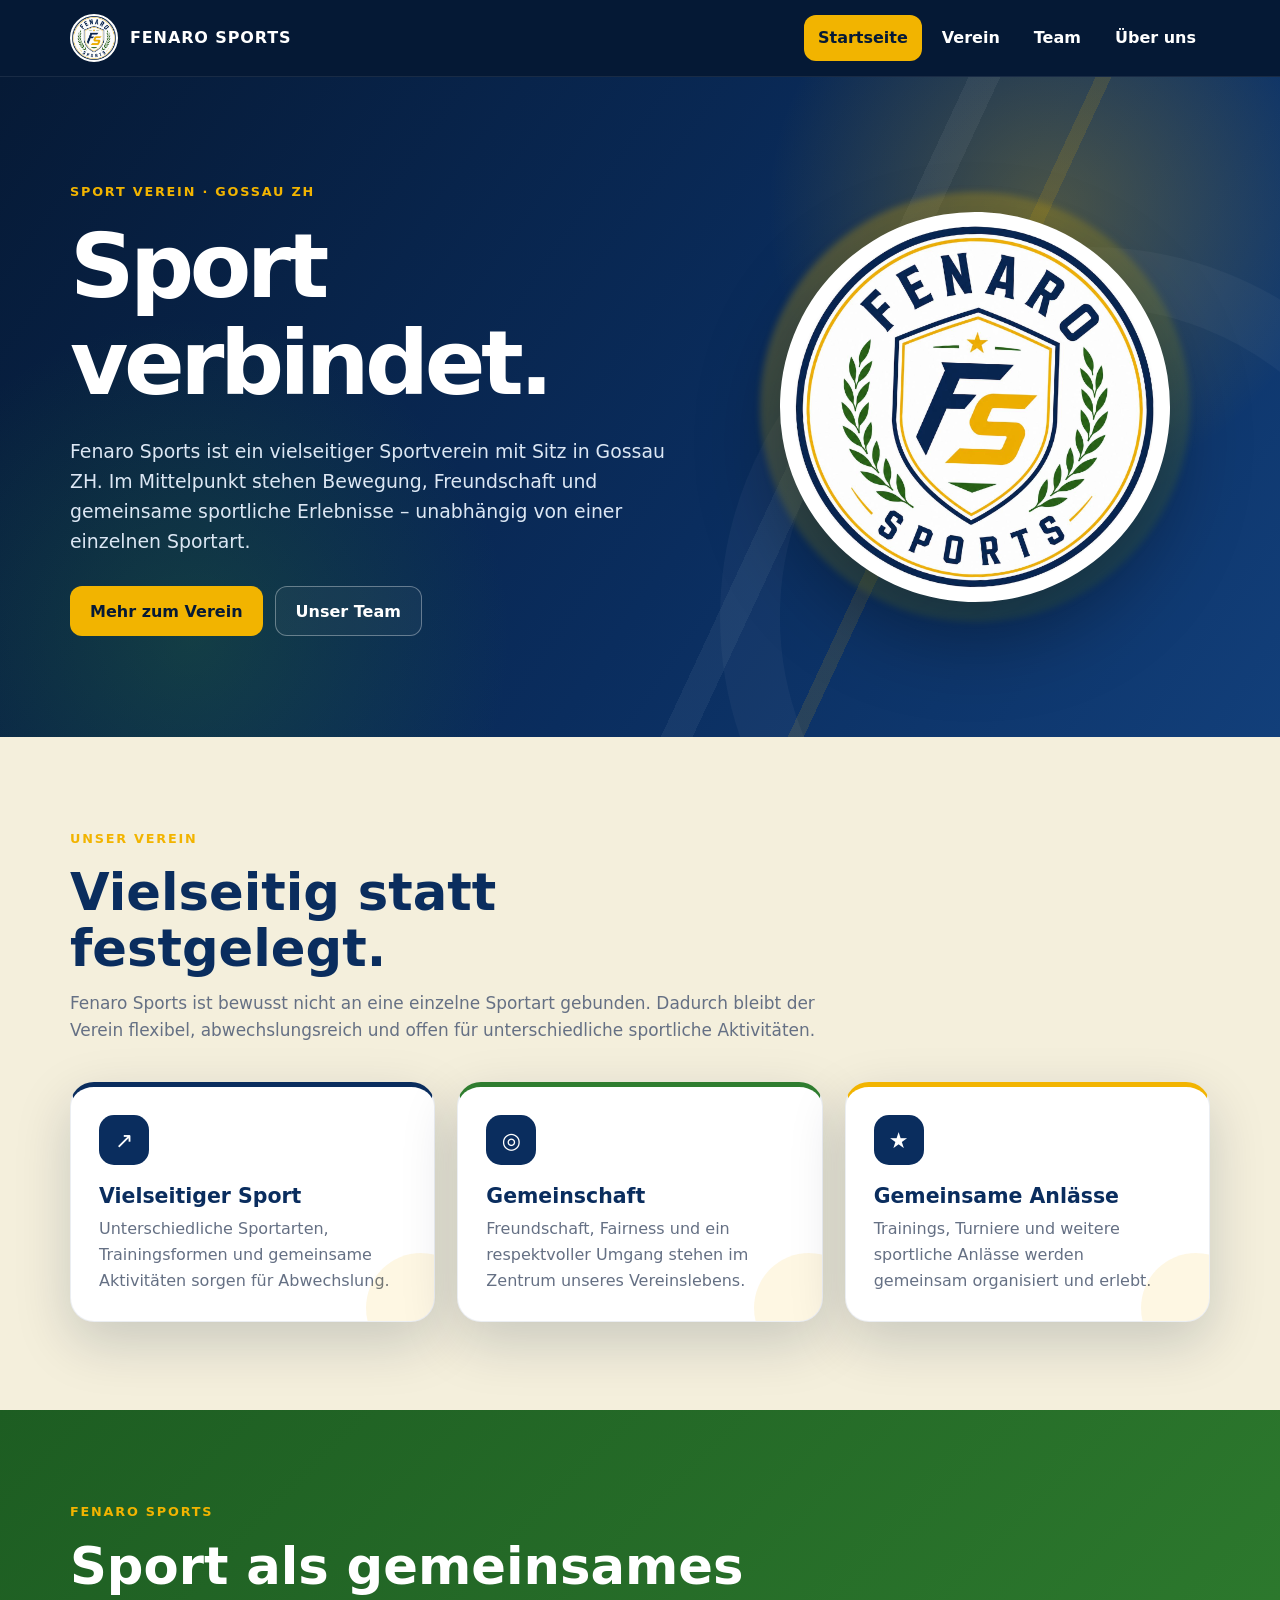
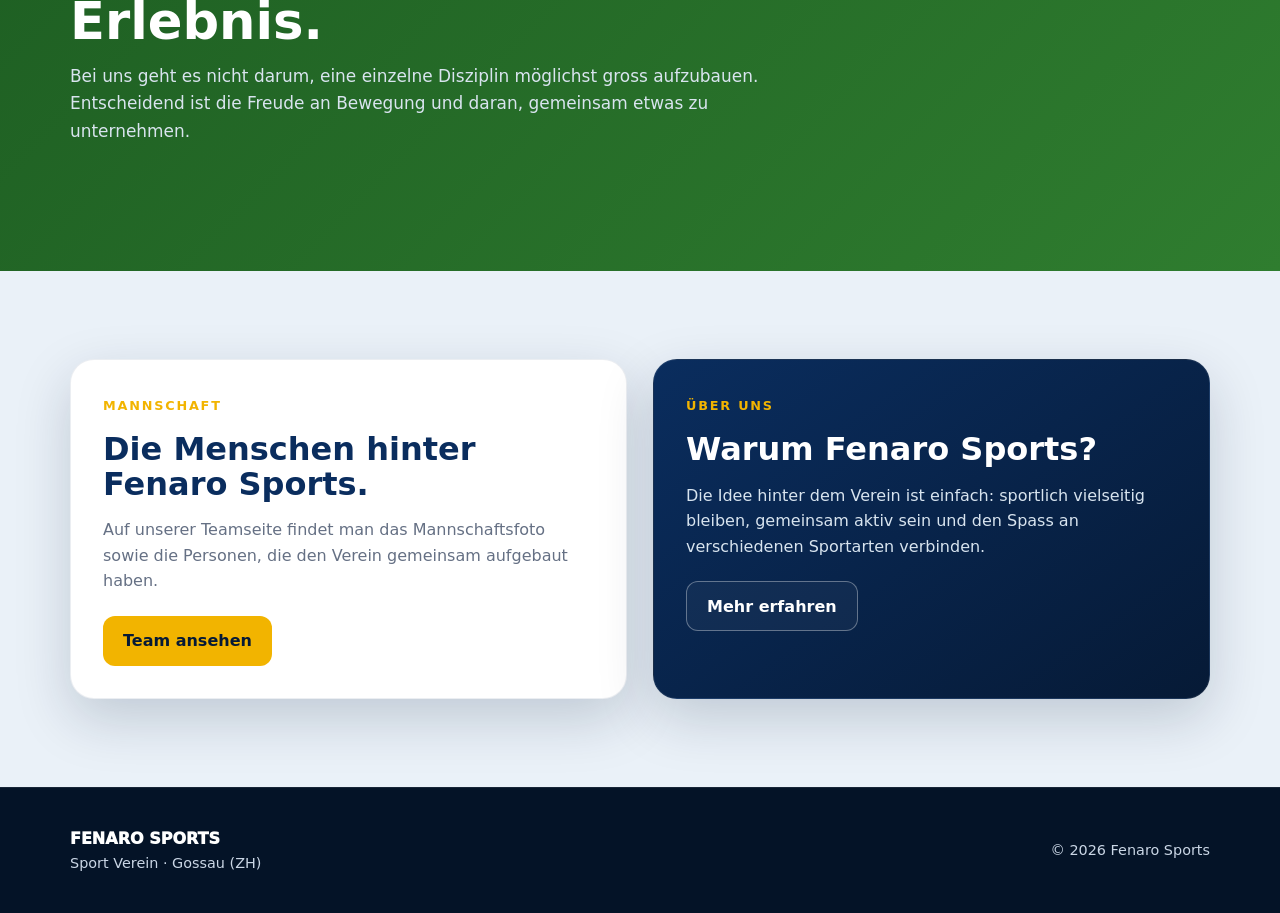
<file: index.html>
<!doctype html>
<html lang="de">
<head>
<meta charset="utf-8">
<meta name="viewport" content="width=device-width,initial-scale=1">
<meta name="description" content="Fenaro Sports – Sportverein mit Sitz in Gossau ZH.">
<title>Startseite · Fenaro Sports</title>
<link rel="stylesheet" href="styles.css">
</head>
<body>

<header class="site-header">
  <div class="container nav">
    <a class="brand" href="index.html">
      <img src="assets/fenaro-sports-logo.jpg" alt="Fenaro Sports Logo">
      <span>FENARO SPORTS</span>
    </a>
    <button class="menu-btn" aria-label="Menü öffnen" aria-expanded="false">☰</button>
    <nav class="nav-links">
      <a href="index.html" data-page="start">Startseite</a>
      <a href="verein.html" data-page="verein">Verein</a>
      <a href="team.html" data-page="team">Team</a>
      <a href="ueber-uns.html" data-page="ueber">Über uns</a>
    </nav>
  </div>
</header>


<main>
<section class="hero">
  <div class="container hero-grid">
    <div>
      <div class="eyebrow">Sport Verein · Gossau ZH</div>
      <h1>Sport verbindet.</h1>
      <p>Fenaro Sports ist ein vielseitiger Sportverein mit Sitz in Gossau ZH. Im Mittelpunkt stehen Bewegung, Freundschaft und gemeinsame sportliche Erlebnisse – unabhängig von einer einzelnen Sportart.</p>
      <div class="actions">
        <a class="btn btn-primary" href="verein.html">Mehr zum Verein</a>
        <a class="btn btn-ghost" href="team.html">Unser Team</a>
      </div>
    </div>
    <div class="hero-logo-wrap">
      <div class="hero-logo"><img src="assets/fenaro-sports-logo.jpg" alt="Fenaro Sports Logo"></div>
    </div>
  </div>
</section>

<section class="section section-cream">
  <div class="container">
    <div class="section-head">
      <div class="eyebrow">Unser Verein</div>
      <h2>Vielseitig statt festgelegt.</h2>
      <p>Fenaro Sports ist bewusst nicht an eine einzelne Sportart gebunden. Dadurch bleibt der Verein flexibel, abwechslungsreich und offen für unterschiedliche sportliche Aktivitäten.</p>
    </div>
    <div class="card-grid">
      <article class="card navy-accent"><div class="card-icon">↗</div><h3>Vielseitiger Sport</h3><p>Unterschiedliche Sportarten, Trainingsformen und gemeinsame Aktivitäten sorgen für Abwechslung.</p></article>
      <article class="card green-accent"><div class="card-icon">◎</div><h3>Gemeinschaft</h3><p>Freundschaft, Fairness und ein respektvoller Umgang stehen im Zentrum unseres Vereinslebens.</p></article>
      <article class="card gold-accent"><div class="card-icon">★</div><h3>Gemeinsame Anlässe</h3><p>Trainings, Turniere und weitere sportliche Anlässe werden gemeinsam organisiert und erlebt.</p></article>
    </div>
  </div>
</section>

<section class="section section-green">
  <div class="container">
    <div class="section-head">
      <div class="eyebrow">Fenaro Sports</div>
      <h2>Sport als gemeinsames Erlebnis.</h2>
      <p>Bei uns geht es nicht darum, eine einzelne Disziplin möglichst gross aufzubauen. Entscheidend ist die Freude an Bewegung und daran, gemeinsam etwas zu unternehmen.</p>
    </div>
  </div>
</section>

<section class="section section-ice">
  <div class="container split">
    <div class="panel">
      <div class="eyebrow">Mannschaft</div>
      <h2>Die Menschen hinter Fenaro Sports.</h2>
      <p>Auf unserer Teamseite findet man das Mannschaftsfoto sowie die Personen, die den Verein gemeinsam aufgebaut haben.</p>
      <div class="actions" style="margin-top:22px">
        <a class="btn btn-primary" href="team.html">Team ansehen</a>
      </div>
    </div>
    <div class="panel dark">
      <div class="eyebrow">Über uns</div>
      <h2>Warum Fenaro Sports?</h2>
      <p>Die Idee hinter dem Verein ist einfach: sportlich vielseitig bleiben, gemeinsam aktiv sein und den Spass an verschiedenen Sportarten verbinden.</p>
      <div class="actions" style="margin-top:22px">
        <a class="btn btn-ghost" href="ueber-uns.html">Mehr erfahren</a>
      </div>
    </div>
  </div>
</section>
</main>


<footer class="site-footer">
  <div class="container footer-row">
    <div>
      <div class="footer-brand">FENARO SPORTS</div>
      <div class="small">Sport Verein · Gossau (ZH)</div>
    </div>
    <div class="small">© 2026 Fenaro Sports</div>
  </div>
</footer>

<script src="script.js"></script>
<script>
document.querySelectorAll('.nav-links a').forEach(a=>{if(a.dataset.page==='start')a.classList.add('active')})
</script>
</body>
</html>
</file>
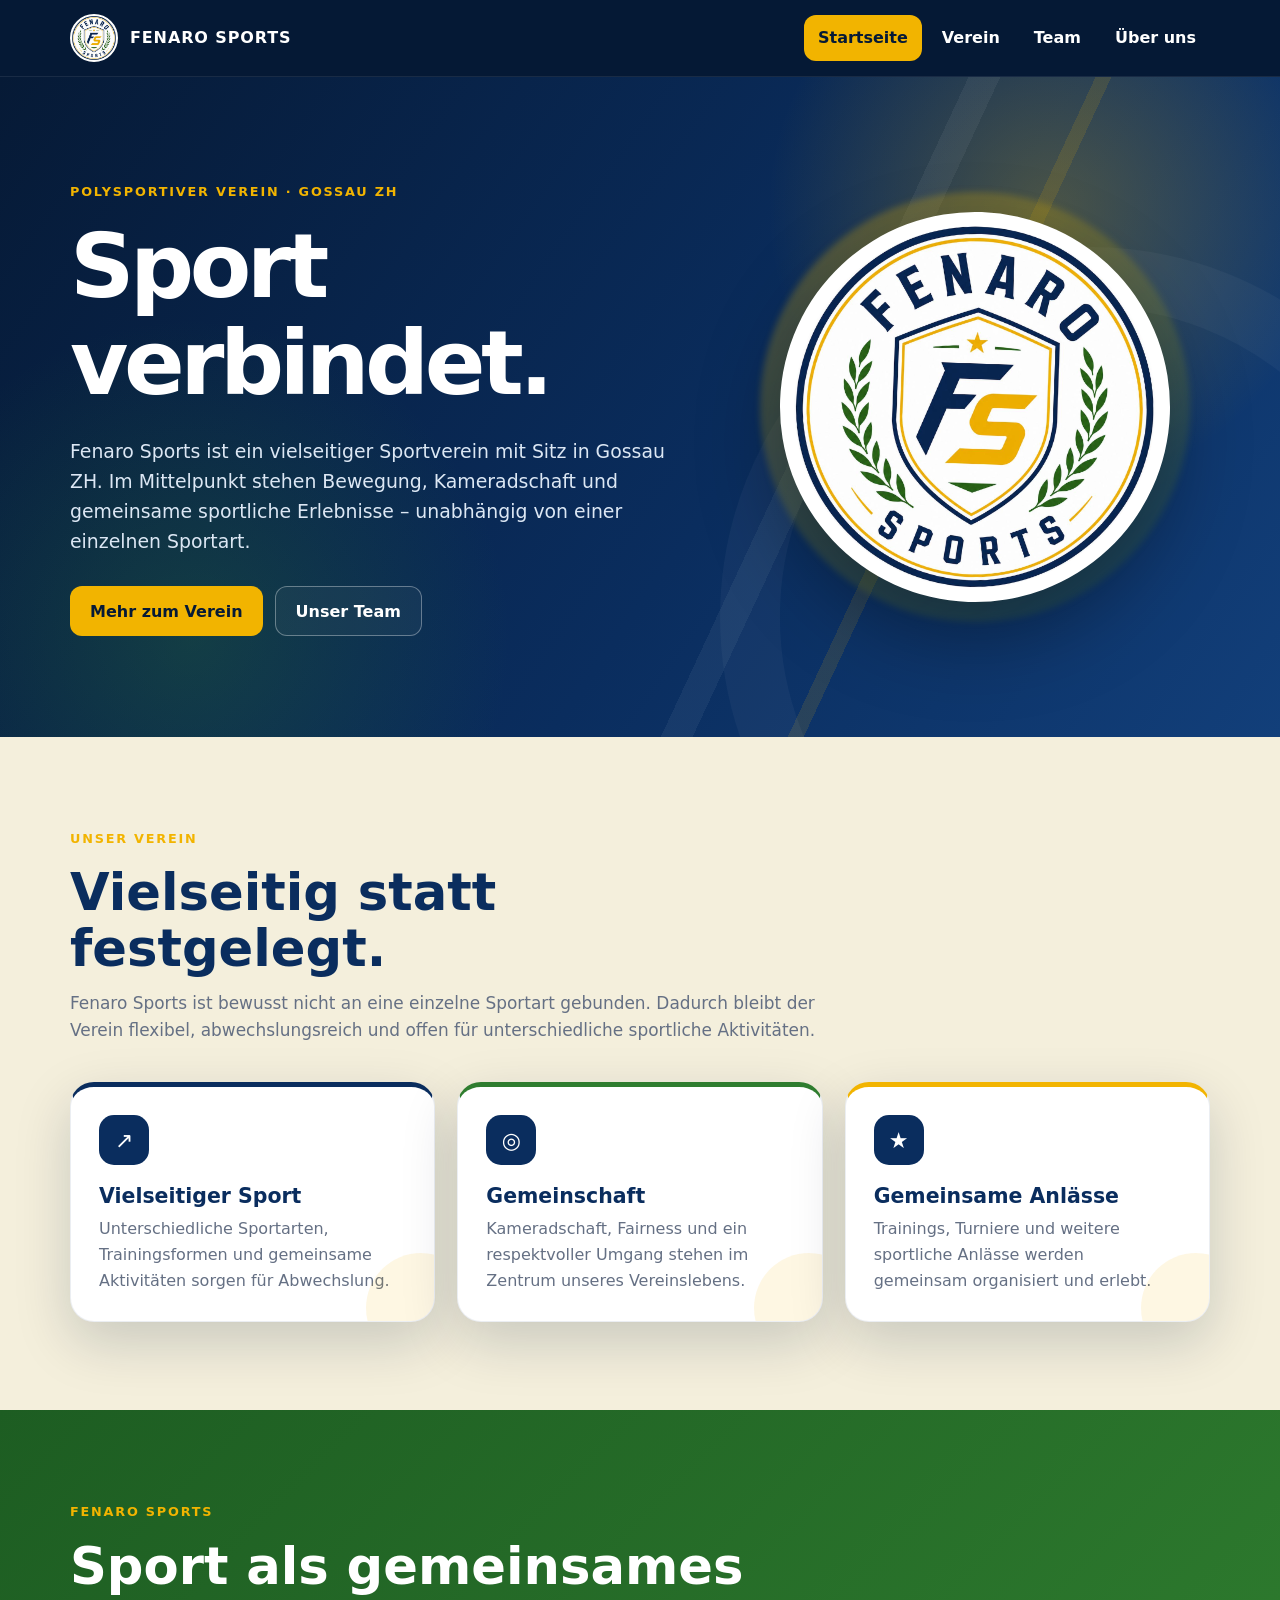
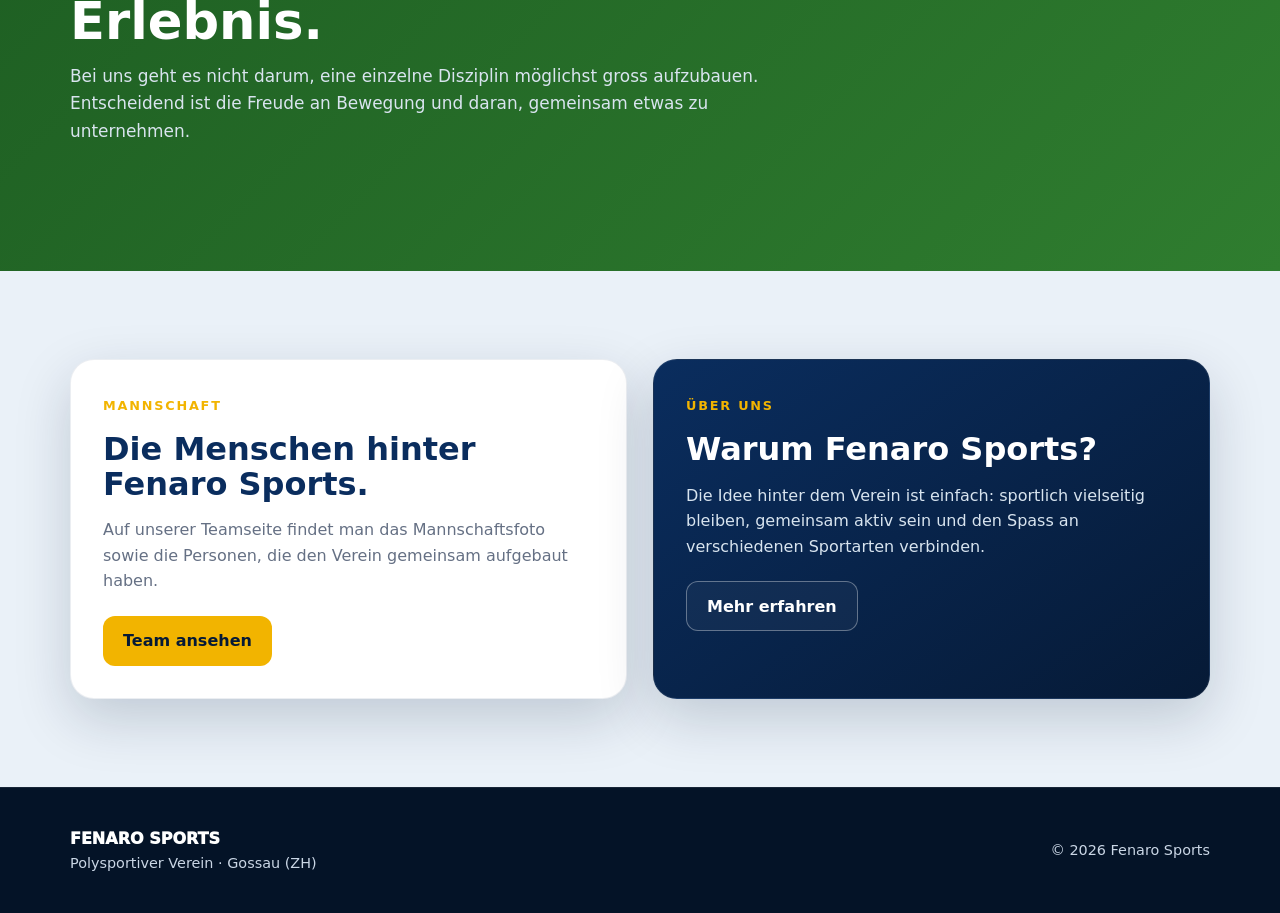
<file: fenaro-sports-website/index.html>
<!doctype html>
<html lang="de">
<head>
<meta charset="utf-8">
<meta name="viewport" content="width=device-width,initial-scale=1">
<meta name="description" content="Fenaro Sports – polysportiver Verein mit Sitz in Gossau ZH.">
<title>Startseite · Fenaro Sports</title>
<link rel="stylesheet" href="styles.css">
</head>
<body>

<header class="site-header">
  <div class="container nav">
    <a class="brand" href="index.html">
      <img src="assets/fenaro-sports-logo.jpg" alt="Fenaro Sports Logo">
      <span>FENARO SPORTS</span>
    </a>
    <button class="menu-btn" aria-label="Menü öffnen" aria-expanded="false">☰</button>
    <nav class="nav-links">
      <a href="index.html" data-page="start">Startseite</a>
      <a href="verein.html" data-page="verein">Verein</a>
      <a href="team.html" data-page="team">Team</a>
      <a href="ueber-uns.html" data-page="ueber">Über uns</a>
    </nav>
  </div>
</header>


<main>
<section class="hero">
  <div class="container hero-grid">
    <div>
      <div class="eyebrow">Polysportiver Verein · Gossau ZH</div>
      <h1>Sport verbindet.</h1>
      <p>Fenaro Sports ist ein vielseitiger Sportverein mit Sitz in Gossau ZH. Im Mittelpunkt stehen Bewegung, Kameradschaft und gemeinsame sportliche Erlebnisse – unabhängig von einer einzelnen Sportart.</p>
      <div class="actions">
        <a class="btn btn-primary" href="verein.html">Mehr zum Verein</a>
        <a class="btn btn-ghost" href="team.html">Unser Team</a>
      </div>
    </div>
    <div class="hero-logo-wrap">
      <div class="hero-logo"><img src="assets/fenaro-sports-logo.jpg" alt="Fenaro Sports Logo"></div>
    </div>
  </div>
</section>

<section class="section section-cream">
  <div class="container">
    <div class="section-head">
      <div class="eyebrow">Unser Verein</div>
      <h2>Vielseitig statt festgelegt.</h2>
      <p>Fenaro Sports ist bewusst nicht an eine einzelne Sportart gebunden. Dadurch bleibt der Verein flexibel, abwechslungsreich und offen für unterschiedliche sportliche Aktivitäten.</p>
    </div>
    <div class="card-grid">
      <article class="card navy-accent"><div class="card-icon">↗</div><h3>Vielseitiger Sport</h3><p>Unterschiedliche Sportarten, Trainingsformen und gemeinsame Aktivitäten sorgen für Abwechslung.</p></article>
      <article class="card green-accent"><div class="card-icon">◎</div><h3>Gemeinschaft</h3><p>Kameradschaft, Fairness und ein respektvoller Umgang stehen im Zentrum unseres Vereinslebens.</p></article>
      <article class="card gold-accent"><div class="card-icon">★</div><h3>Gemeinsame Anlässe</h3><p>Trainings, Turniere und weitere sportliche Anlässe werden gemeinsam organisiert und erlebt.</p></article>
    </div>
  </div>
</section>

<section class="section section-green">
  <div class="container">
    <div class="section-head">
      <div class="eyebrow">Fenaro Sports</div>
      <h2>Sport als gemeinsames Erlebnis.</h2>
      <p>Bei uns geht es nicht darum, eine einzelne Disziplin möglichst gross aufzubauen. Entscheidend ist die Freude an Bewegung und daran, gemeinsam etwas zu unternehmen.</p>
    </div>
  </div>
</section>

<section class="section section-ice">
  <div class="container split">
    <div class="panel">
      <div class="eyebrow">Mannschaft</div>
      <h2>Die Menschen hinter Fenaro Sports.</h2>
      <p>Auf unserer Teamseite findet man das Mannschaftsfoto sowie die Personen, die den Verein gemeinsam aufgebaut haben.</p>
      <div class="actions" style="margin-top:22px">
        <a class="btn btn-primary" href="team.html">Team ansehen</a>
      </div>
    </div>
    <div class="panel dark">
      <div class="eyebrow">Über uns</div>
      <h2>Warum Fenaro Sports?</h2>
      <p>Die Idee hinter dem Verein ist einfach: sportlich vielseitig bleiben, gemeinsam aktiv sein und den Spass an verschiedenen Sportarten verbinden.</p>
      <div class="actions" style="margin-top:22px">
        <a class="btn btn-ghost" href="ueber-uns.html">Mehr erfahren</a>
      </div>
    </div>
  </div>
</section>
</main>


<footer class="site-footer">
  <div class="container footer-row">
    <div>
      <div class="footer-brand">FENARO SPORTS</div>
      <div class="small">Polysportiver Verein · Gossau (ZH)</div>
    </div>
    <div class="small">© 2026 Fenaro Sports</div>
  </div>
</footer>

<script src="script.js"></script>
<script>
document.querySelectorAll('.nav-links a').forEach(a=>{if(a.dataset.page==='start')a.classList.add('active')})
</script>
</body>
</html>
</file>
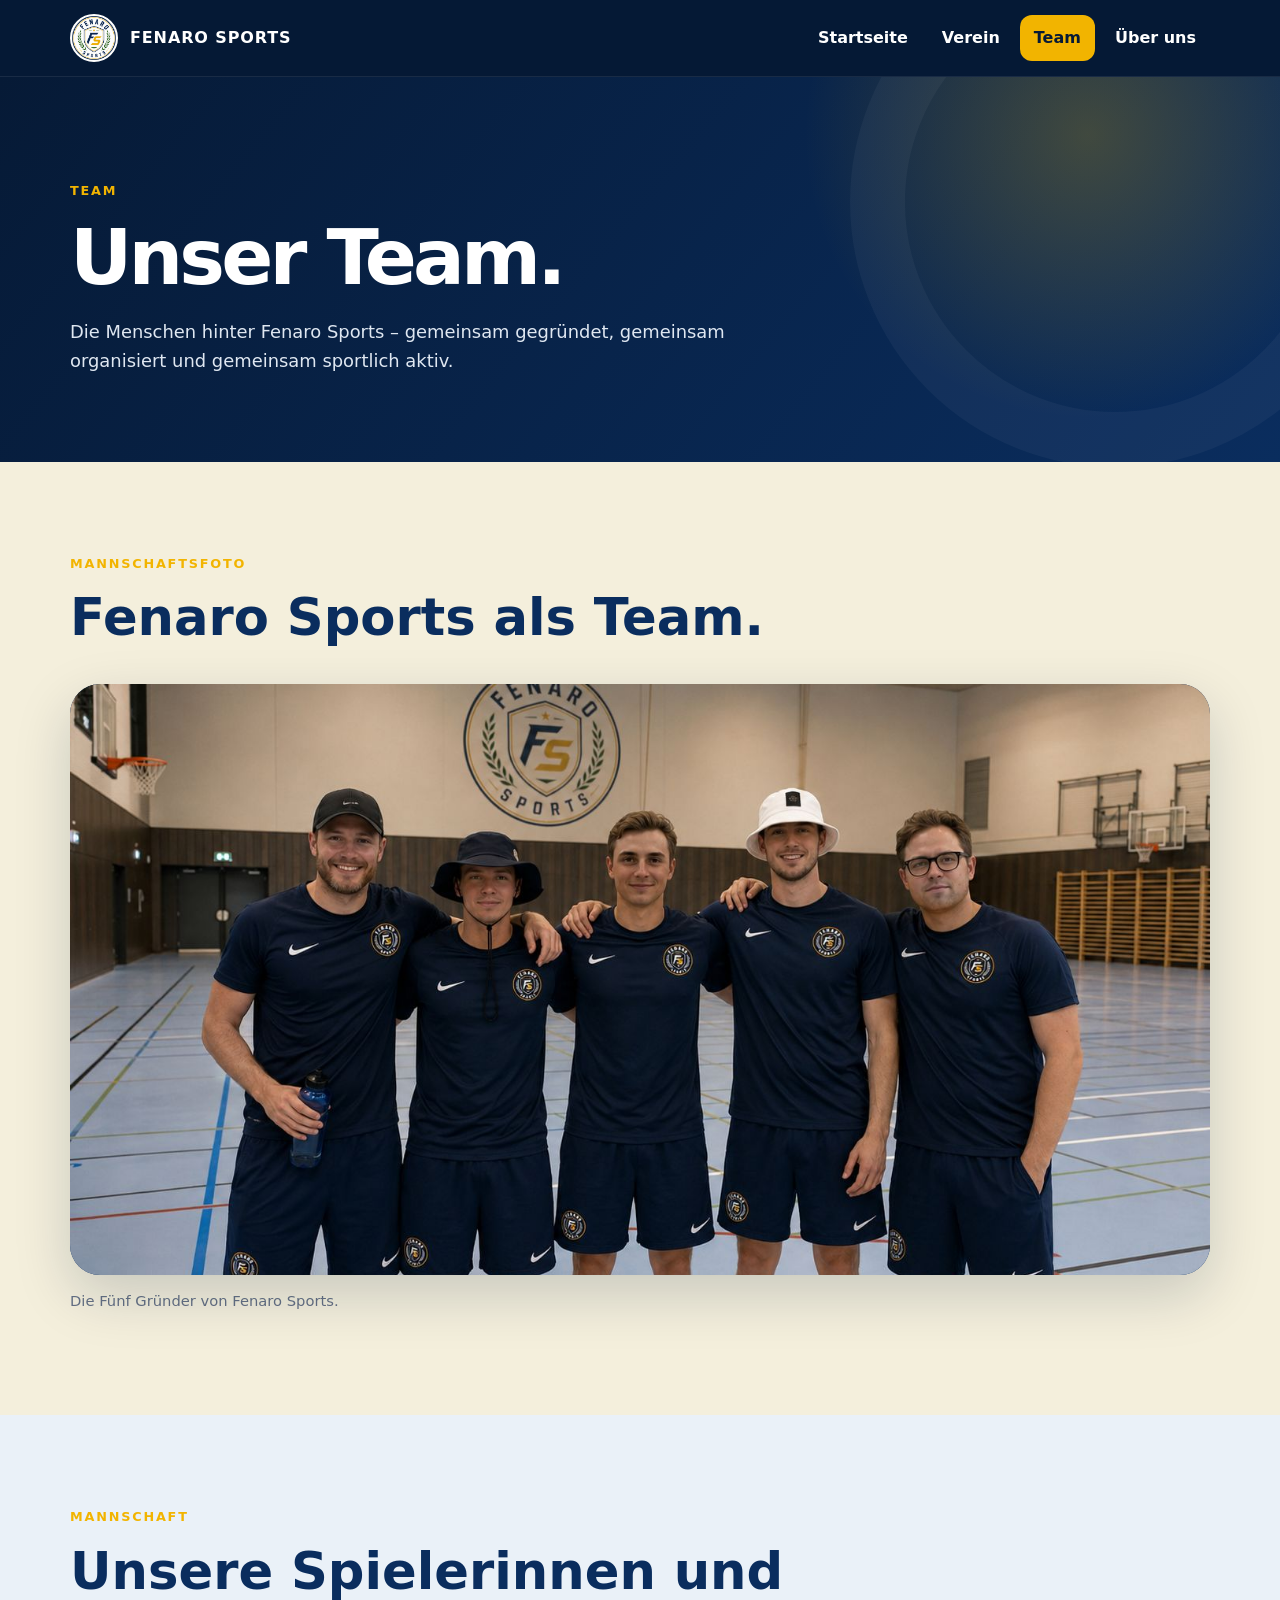
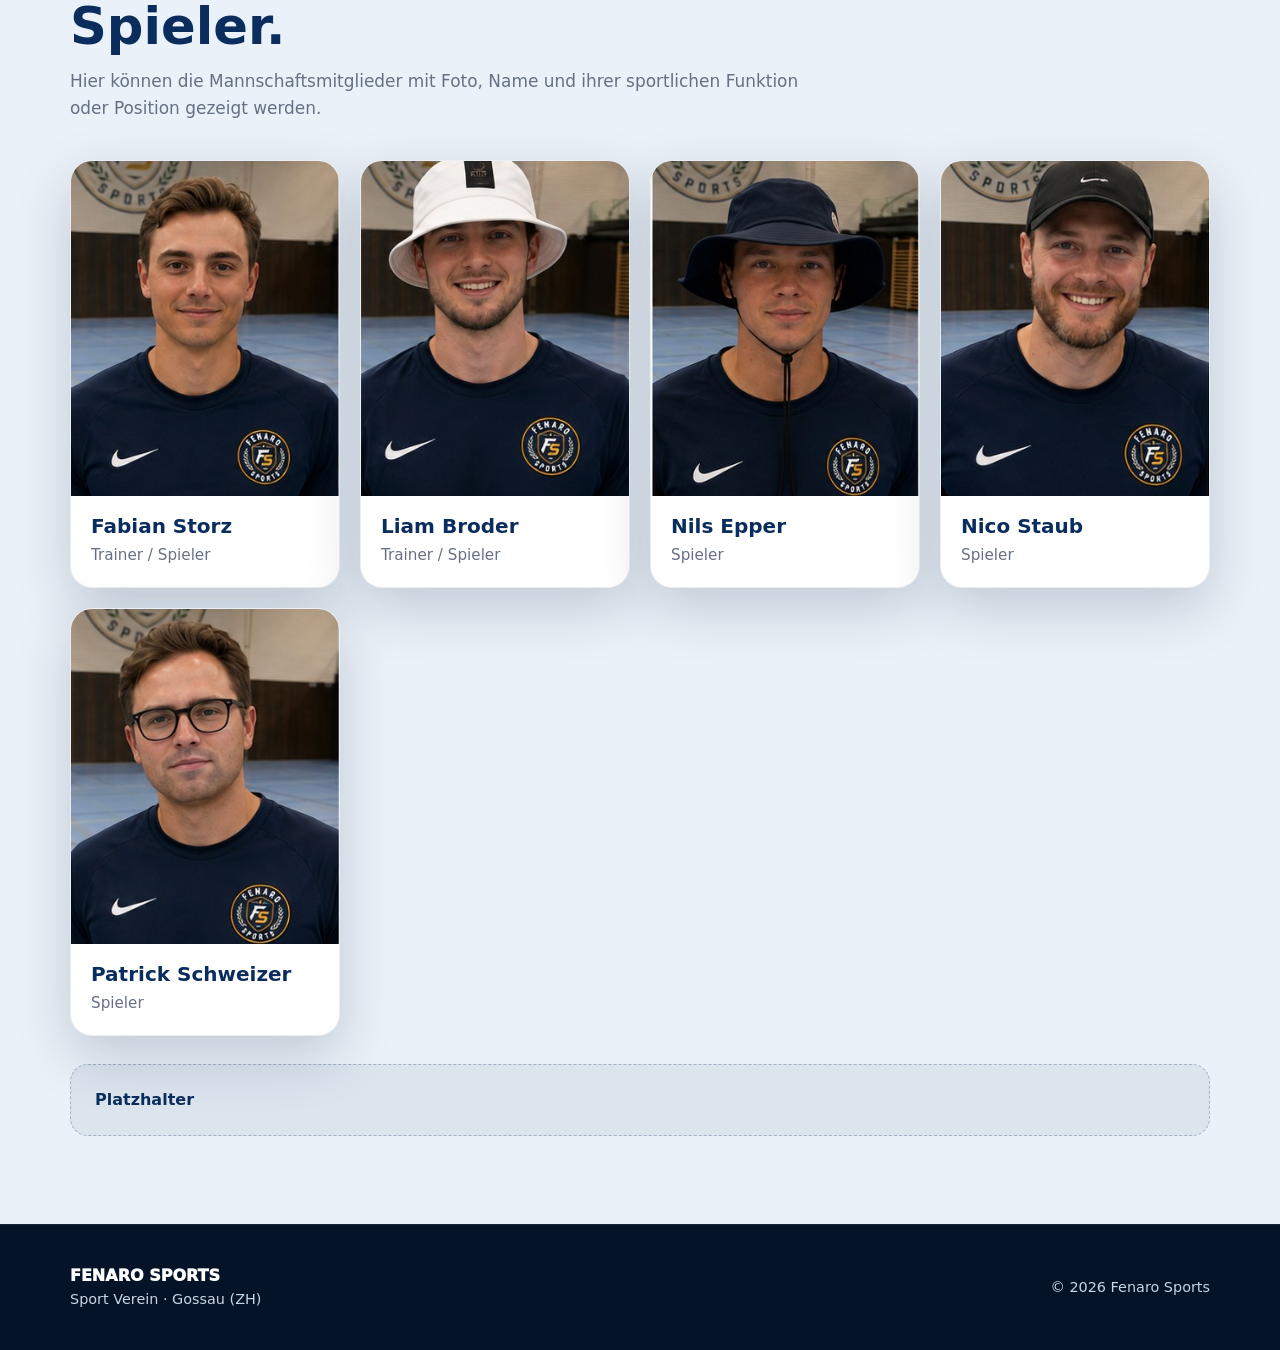
<file: team.html>
<!doctype html>
<html lang="de">
<head>
<meta charset="utf-8">
<meta name="viewport" content="width=device-width,initial-scale=1">
<meta name="description" content="Fenaro Sports – Sport Verein mit Sitz in Gossau ZH.">
<title>Team · Fenaro Sports</title>
<link rel="stylesheet" href="styles.css">
</head>
<body>

<header class="site-header">
  <div class="container nav">
    <a class="brand" href="index.html">
      <img src="assets/fenaro-sports-logo.jpg" alt="Fenaro Sports Logo">
      <span>FENARO SPORTS</span>
    </a>
    <button class="menu-btn" aria-label="Menü öffnen" aria-expanded="false">☰</button>
    <nav class="nav-links">
      <a href="index.html" data-page="start">Startseite</a>
      <a href="verein.html" data-page="verein">Verein</a>
      <a href="team.html" data-page="team">Team</a>
      <a href="ueber-uns.html" data-page="ueber">Über uns</a>
    </nav>
  </div>
</header>


<main>
<section class="page-hero">
  <div class="container">
    <div class="eyebrow">Team</div>
    <h1>Unser Team.</h1>
    <p>Die Menschen hinter Fenaro Sports – gemeinsam gegründet, gemeinsam organisiert und gemeinsam sportlich aktiv.</p>
  </div>
</section>

<section class="section section-cream">
  <div class="container">
    <div class="section-head">
      <div class="eyebrow">Mannschaftsfoto</div>
      <h2>Fenaro Sports als Team.</h2>

    </div>

    <div class="team-photo">
      <picture>
        <source srcset="assets/team/mannschaft.jpg" type="image/jpeg">
        <img src="assets/team/mannschaft-placeholder.svg" alt="Mannschaftsfoto Fenaro Sports">
      </picture>
    </div>
    <p class="team-photo-note">Die Fünf Gründer von Fenaro Sports.</p>
  </div>
</section>

<section class="section section-ice">
  <div class="container">
    <div class="section-head">
      <div class="eyebrow">Mannschaft</div>
      <h2>Unsere Spielerinnen und Spieler.</h2>
      <p>Hier können die Mannschaftsmitglieder mit Foto, Name und ihrer sportlichen Funktion oder Position gezeigt werden.</p>
    </div>

    <div class="team-grid">
      <article class="member-card">
        <div class="member-photo"><img src="assets/team/fabian-storz.jpg" alt="Fabian Storz"></div>
        <div class="member-info"><h3>Fabian Storz</h3><p>Trainer / Spieler</p></div>
      </article>
            <article class="member-card">
        <div class="member-photo"><img src="assets/team/liam-broder.jpg" alt="Liam Broder"></div>
        <div class="member-info"><h3>Liam Broder</h3><p>Trainer / Spieler</p></div>
      </article>
      <article class="member-card">
        <div class="member-photo"><img src="assets/team/nils-epper.jpg" alt="Nils Epper"></div>
        <div class="member-info"><h3>Nils Epper</h3><p>Spieler</p></div>
      </article>
      <article class="member-card">
        <div class="member-photo"><img src="assets/team/nico-staub.jpg" alt="Nico Staub"></div>
        <div class="member-info"><h3>Nico Staub</h3><p>Spieler</p></div>
      </article>
      <article class="member-card">
        <div class="member-photo"><img src="assets/team/patrick-schweizer.jpg" alt="Patrick Schweizer"></div>
        <div class="member-info"><h3>Patrick Schweizer</h3><p>Spieler</p></div>
      </article>

     
      <!-- SPIELER 06 – zum Aktivieren einfach diese Kommentarzeichen entfernen
      <article class="member-card">
        <div class="member-photo">
          <img src="assets/team/spieler-06.jpg" alt="Name Spieler 06">
        </div>
        <div class="member-info">
          <h3>Name Spieler 06</h3>
          <p>Position / Funktion</p>
        </div>
      </article>
      -->
      <!-- SPIELER 07 – zum Aktivieren einfach diese Kommentarzeichen entfernen
      <article class="member-card">
        <div class="member-photo">
          <img src="assets/team/spieler-07.jpg" alt="Name Spieler 07">
        </div>
        <div class="member-info">
          <h3>Name Spieler 07</h3>
          <p>Position / Funktion</p>
        </div>
      </article>
      -->
      <!-- SPIELER 08 – zum Aktivieren einfach diese Kommentarzeichen entfernen
      <article class="member-card">
        <div class="member-photo">
          <img src="assets/team/spieler-08.jpg" alt="Name Spieler 08">
        </div>
        <div class="member-info">
          <h3>Name Spieler 08</h3>
          <p>Position / Funktion</p>
        </div>
      </article>
      -->
      <!-- SPIELER 09 – zum Aktivieren einfach diese Kommentarzeichen entfernen
      <article class="member-card">
        <div class="member-photo">
          <img src="assets/team/spieler-09.jpg" alt="Name Spieler 09">
        </div>
        <div class="member-info">
          <h3>Name Spieler 09</h3>
          <p>Position / Funktion</p>
        </div>
      </article>
      -->
      <!-- SPIELER 10 – zum Aktivieren einfach diese Kommentarzeichen entfernen
      <article class="member-card">
        <div class="member-photo">
          <img src="assets/team/spieler-10.jpg" alt="Name Spieler 10">
        </div>
        <div class="member-info">
          <h3>Name Spieler 10</h3>
          <p>Position / Funktion</p>
        </div>
      </article>
      -->
      <!-- SPIELER 11 – zum Aktivieren einfach diese Kommentarzeichen entfernen
      <article class="member-card">
        <div class="member-photo">
          <img src="assets/team/spieler-11.jpg" alt="Name Spieler 11">
        </div>
        <div class="member-info">
          <h3>Name Spieler 11</h3>
          <p>Position / Funktion</p>
        </div>
      </article>
      -->
      <!-- SPIELER 12 – zum Aktivieren einfach diese Kommentarzeichen entfernen
      <article class="member-card">
        <div class="member-photo">
          <img src="assets/team/spieler-12.jpg" alt="Name Spieler 12">
        </div>
        <div class="member-info">
          <h3>Name Spieler 12</h3>
          <p>Position / Funktion</p>
        </div>
      </article>
      -->
      <!-- SPIELER 13 – zum Aktivieren einfach diese Kommentarzeichen entfernen
      <article class="member-card">
        <div class="member-photo">
          <img src="assets/team/spieler-13.jpg" alt="Name Spieler 13">
        </div>
        <div class="member-info">
          <h3>Name Spieler 13</h3>
          <p>Position / Funktion</p>
        </div>
      </article>
      -->
      <!-- SPIELER 14 – zum Aktivieren einfach diese Kommentarzeichen entfernen
      <article class="member-card">
        <div class="member-photo">
          <img src="assets/team/spieler-14.jpg" alt="Name Spieler 14">
        </div>
        <div class="member-info">
          <h3>Name Spieler 14</h3>
          <p>Position / Funktion</p>
        </div>
      </article>
      -->
      <!-- SPIELER 15 – zum Aktivieren einfach diese Kommentarzeichen entfernen
      <article class="member-card">
        <div class="member-photo">
          <img src="assets/team/spieler-15.jpg" alt="Name Spieler 15">
        </div>
        <div class="member-info">
          <h3>Name Spieler 15</h3>
          <p>Position / Funktion</p>
        </div>
      </article>
      -->
    </div>
    
    <div class="photo-help">
      <strong>Platzhalter</strong>
    </div>
  </div>
</section>
</main>


<footer class="site-footer">
  <div class="container footer-row">
    <div>
      <div class="footer-brand">FENARO SPORTS</div>
      <div class="small">Sport Verein · Gossau (ZH)</div>
    </div>
    <div class="small">© 2026 Fenaro Sports</div>
  </div>
</footer>

<script src="script.js"></script>
<script>
document.querySelectorAll('.nav-links a').forEach(a=>{if(a.dataset.page==='team')a.classList.add('active')})
</script>
</body>
</html>
</file>
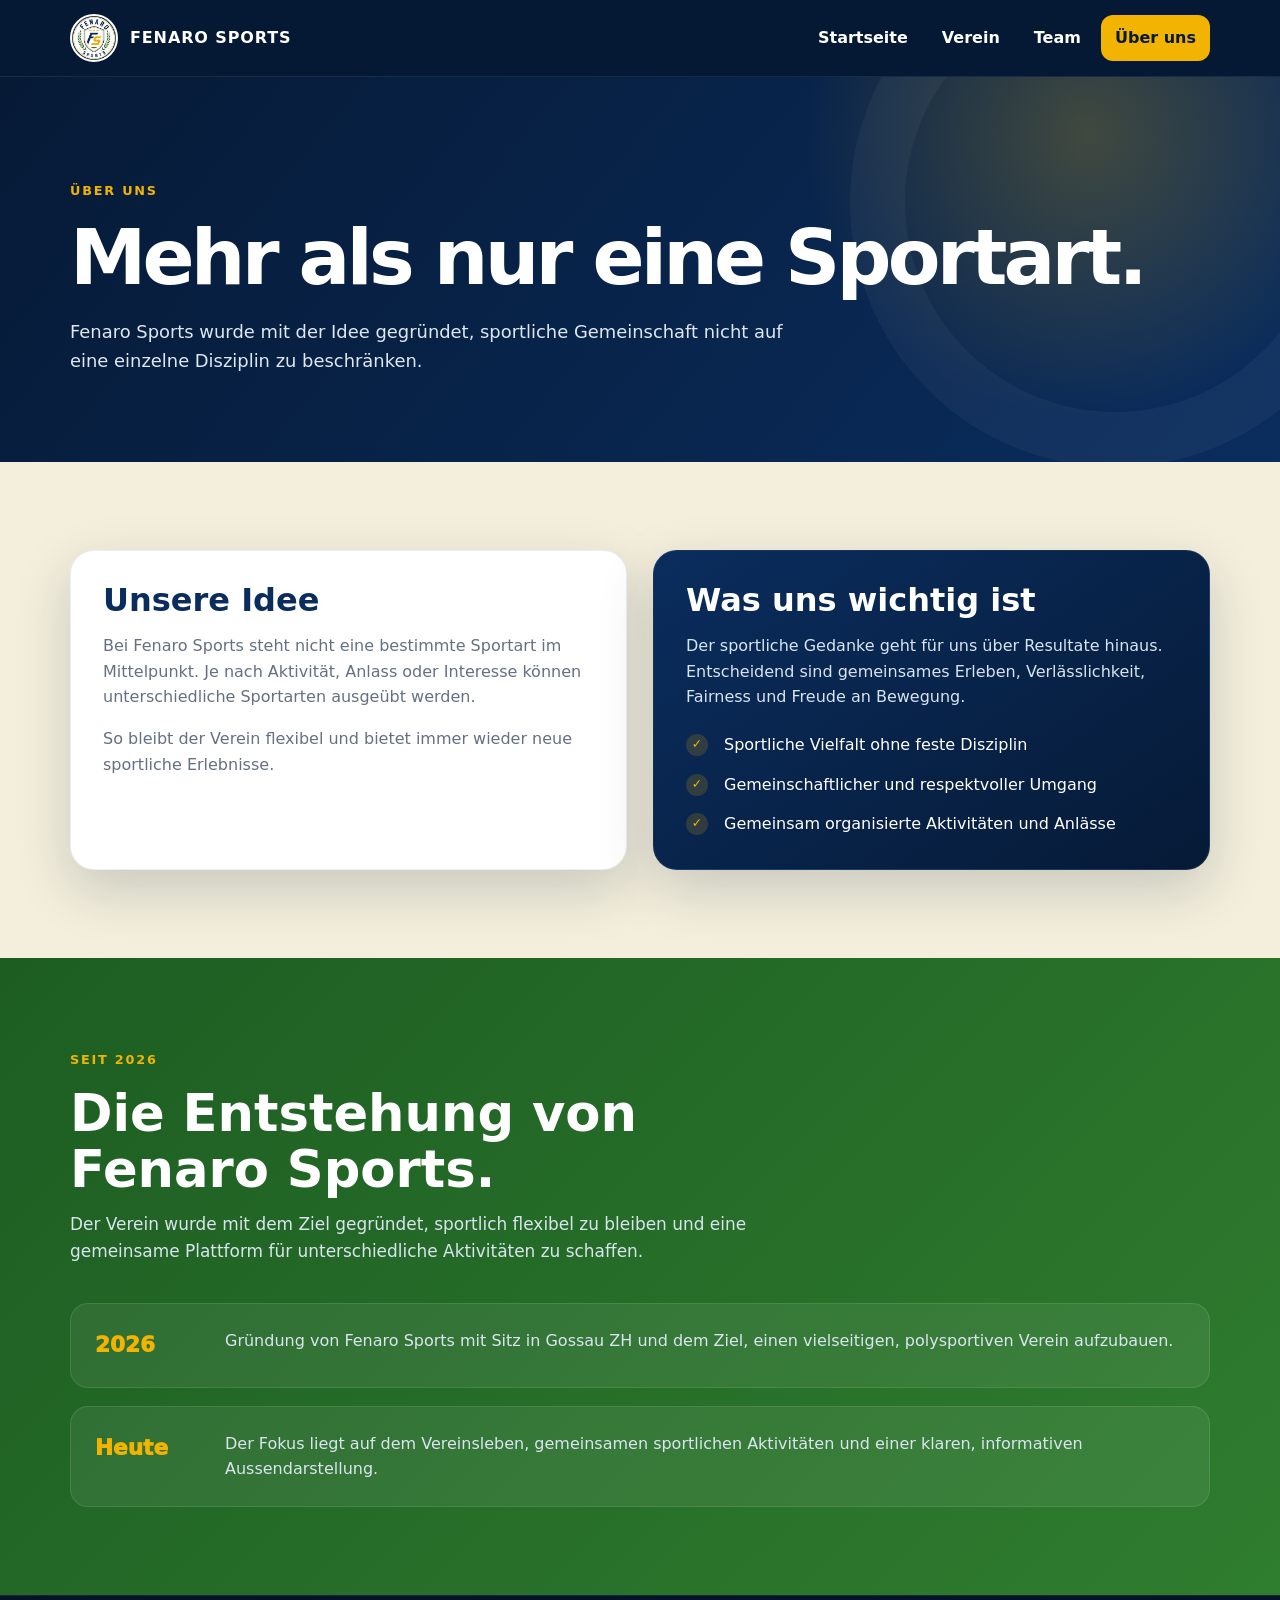
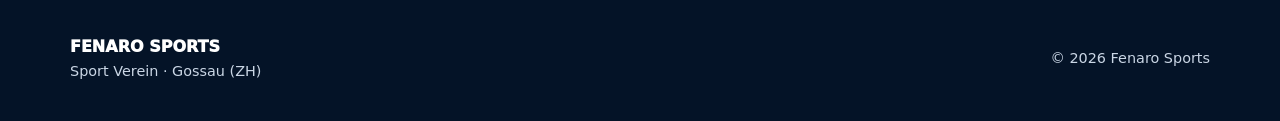
<file: ueber-uns.html>
<!doctype html>
<html lang="de">
<head>
<meta charset="utf-8">
<meta name="viewport" content="width=device-width,initial-scale=1">
<meta name="description" content="Fenaro Sports – Sport Verein mit Sitz in Gossau ZH.">
<title>Über uns · Fenaro Sports</title>
<link rel="stylesheet" href="styles.css">
</head>
<body>

<header class="site-header">
  <div class="container nav">
    <a class="brand" href="index.html">
      <img src="assets/fenaro-sports-logo.jpg" alt="Fenaro Sports Logo">
      <span>FENARO SPORTS</span>
    </a>
    <button class="menu-btn" aria-label="Menü öffnen" aria-expanded="false">☰</button>
    <nav class="nav-links">
      <a href="index.html" data-page="start">Startseite</a>
      <a href="verein.html" data-page="verein">Verein</a>
      <a href="team.html" data-page="team">Team</a>
      <a href="ueber-uns.html" data-page="ueber">Über uns</a>
    </nav>
  </div>
</header>


<main>
<section class="page-hero">
  <div class="container">
    <div class="eyebrow">Über uns</div>
    <h1>Mehr als nur eine Sportart.</h1>
    <p>Fenaro Sports wurde mit der Idee gegründet, sportliche Gemeinschaft nicht auf eine einzelne Disziplin zu beschränken.</p>
  </div>
</section>

<section class="section section-cream">
  <div class="container split">
    <div class="panel">
      <h2>Unsere Idee</h2>
      <p>Bei Fenaro Sports steht nicht eine bestimmte Sportart im Mittelpunkt. Je nach Aktivität, Anlass oder Interesse können unterschiedliche Sportarten ausgeübt werden.</p>
      <p>So bleibt der Verein flexibel und bietet immer wieder neue sportliche Erlebnisse.</p>
    </div>
    <div class="panel dark">
      <h2>Was uns wichtig ist</h2>
      <p>Der sportliche Gedanke geht für uns über Resultate hinaus. Entscheidend sind gemeinsames Erleben, Verlässlichkeit, Fairness und Freude an Bewegung.</p>
      <ul class="list-clean">
        <li><span class="tick">✓</span><span>Sportliche Vielfalt ohne feste Disziplin</span></li>
        <li><span class="tick">✓</span><span>Gemeinschaftlicher und respektvoller Umgang</span></li>
        <li><span class="tick">✓</span><span>Gemeinsam organisierte Aktivitäten und Anlässe</span></li>
      </ul>
    </div>
  </div>
</section>

<section class="section section-green">
  <div class="container">
    <div class="section-head">
      <div class="eyebrow">Seit 2026</div>
      <h2>Die Entstehung von Fenaro Sports.</h2>
      <p>Der Verein wurde mit dem Ziel gegründet, sportlich flexibel zu bleiben und eine gemeinsame Plattform für unterschiedliche Aktivitäten zu schaffen.</p>
    </div>
    <div class="timeline">
      <div class="timeline-item"><div class="year">2026</div><p>Gründung von Fenaro Sports mit Sitz in Gossau ZH und dem Ziel, einen vielseitigen, polysportiven Verein aufzubauen.</p></div>
      <div class="timeline-item"><div class="year">Heute</div><p>Der Fokus liegt auf dem Vereinsleben, gemeinsamen sportlichen Aktivitäten und einer klaren, informativen Aussendarstellung.</p></div>
    </div>
  </div>
</section>
</main>


<footer class="site-footer">
  <div class="container footer-row">
    <div>
      <div class="footer-brand">FENARO SPORTS</div>
      <div class="small">Sport Verein · Gossau (ZH)</div>
    </div>
    <div class="small">© 2026 Fenaro Sports</div>
  </div>
</footer>

<script src="script.js"></script>
<script>
document.querySelectorAll('.nav-links a').forEach(a=>{if(a.dataset.page==='ueber')a.classList.add('active')})
</script>
</body>
</html>
</file>
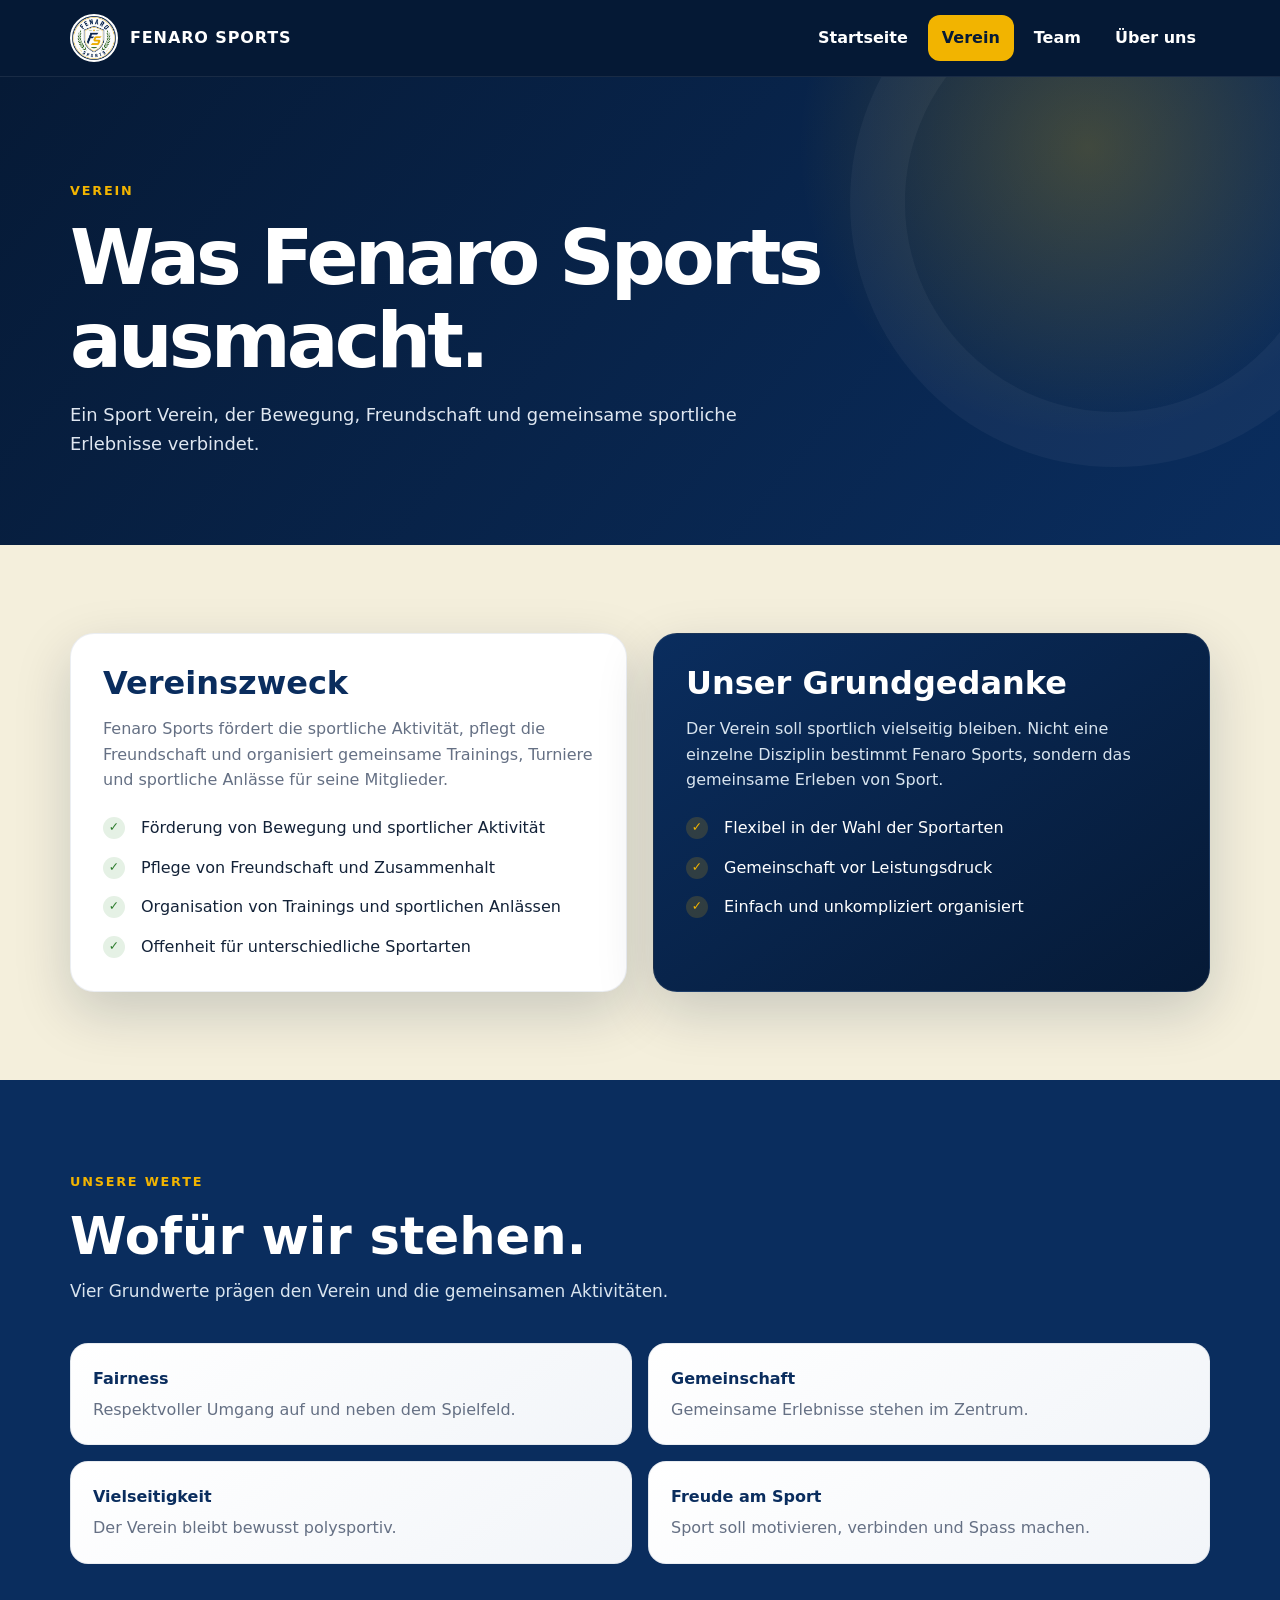
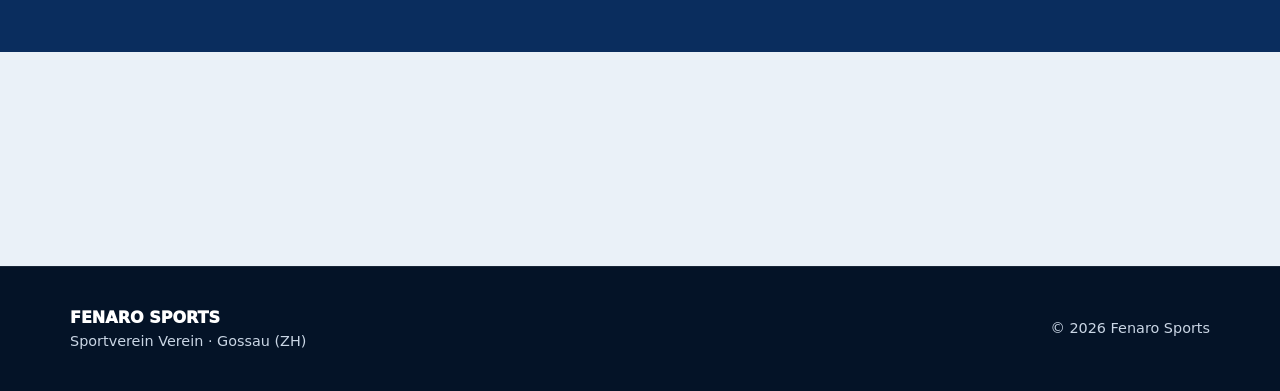
<file: verein.html>
<!doctype html>
<html lang="de">
<head>
<meta charset="utf-8">
<meta name="viewport" content="width=device-width,initial-scale=1">
<meta name="description" content="Fenaro Sports – Sport Verein mit Sitz in Gossau ZH.">
<title>Verein · Fenaro Sports</title>
<link rel="stylesheet" href="styles.css">
</head>
<body>

<header class="site-header">
  <div class="container nav">
    <a class="brand" href="index.html">
      <img src="assets/fenaro-sports-logo.jpg" alt="Fenaro Sports Logo">
      <span>FENARO SPORTS</span>
    </a>
    <button class="menu-btn" aria-label="Menü öffnen" aria-expanded="false">☰</button>
    <nav class="nav-links">
      <a href="index.html" data-page="start">Startseite</a>
      <a href="verein.html" data-page="verein">Verein</a>
      <a href="team.html" data-page="team">Team</a>
      <a href="ueber-uns.html" data-page="ueber">Über uns</a>
    </nav>
  </div>
</header>


<main>
<section class="page-hero">
  <div class="container">
    <div class="eyebrow">Verein</div>
    <h1>Was Fenaro Sports ausmacht.</h1>
    <p>Ein Sport Verein, der Bewegung, Freundschaft und gemeinsame sportliche Erlebnisse verbindet.</p>
  </div>
</section>

<section class="section section-cream">
  <div class="container split">
    <div class="panel">
      <h2>Vereinszweck</h2>
      <p>Fenaro Sports fördert die sportliche Aktivität, pflegt die Freundschaft und organisiert gemeinsame Trainings, Turniere und sportliche Anlässe für seine Mitglieder.</p>
      <ul class="list-clean">
        <li><span class="tick">✓</span><span>Förderung von Bewegung und sportlicher Aktivität</span></li>
        <li><span class="tick">✓</span><span>Pflege von Freundschaft und Zusammenhalt</span></li>
        <li><span class="tick">✓</span><span>Organisation von Trainings und sportlichen Anlässen</span></li>
        <li><span class="tick">✓</span><span>Offenheit für unterschiedliche Sportarten</span></li>
      </ul>
    </div>
    <div class="panel dark">
      <h2>Unser Grundgedanke</h2>
      <p>Der Verein soll sportlich vielseitig bleiben. Nicht eine einzelne Disziplin bestimmt Fenaro Sports, sondern das gemeinsame Erleben von Sport.</p>
      <ul class="list-clean">
        <li><span class="tick">✓</span><span>Flexibel in der Wahl der Sportarten</span></li>
        <li><span class="tick">✓</span><span>Gemeinschaft vor Leistungsdruck</span></li>
        <li><span class="tick">✓</span><span>Einfach und unkompliziert organisiert</span></li>
      </ul>
    </div>
  </div>
</section>

<section class="section section-navy">
  <div class="container">
    <div class="section-head">
      <div class="eyebrow">Unsere Werte</div>
      <h2>Wofür wir stehen.</h2>
      <p>Vier Grundwerte prägen den Verein und die gemeinsamen Aktivitäten.</p>
    </div>
    <div class="value-grid">
      <div class="value"><strong>Fairness</strong><span>Respektvoller Umgang auf und neben dem Spielfeld.</span></div>
      <div class="value"><strong>Gemeinschaft</strong><span>Gemeinsame Erlebnisse stehen im Zentrum.</span></div>
      <div class="value"><strong>Vielseitigkeit</strong><span>Der Verein bleibt bewusst polysportiv.</span></div>
      <div class="value"><strong>Freude am Sport</strong><span>Sport soll motivieren, verbinden und Spass machen.</span></div>
    </div>
  </div>
</section>

<section class="section section-ice">
  <div class="container">
    <div class="section-head">
     <!--  <div class="eyebrow">Organisation</div>
      <h2>Kurz erklärt.</h2>
    </div>
    <div class="info-strip">
      <div class="info-box"><span>Platzhalter</span><strong>Platzhalter<strong></div> 
      <div class="info-box"><span>Sitz</span><strong>Gossau (ZH)</strong></div>
      <div class="info-box"><span>Ausrichtung</span><strong>Politisch & konfessionell neutral</strong></div> -->
    </div>
  </div>
</section>
</main>


<footer class="site-footer">
  <div class="container footer-row">
    <div>
      <div class="footer-brand">FENARO SPORTS</div>
      <div class="small">Sportverein Verein · Gossau (ZH)</div>
    </div>
    <div class="small">© 2026 Fenaro Sports</div>
  </div>
</footer>

<script src="script.js"></script>
<script>
document.querySelectorAll('.nav-links a').forEach(a=>{if(a.dataset.page==='verein')a.classList.add('active')})
</script>
</body>
</html>
</file>
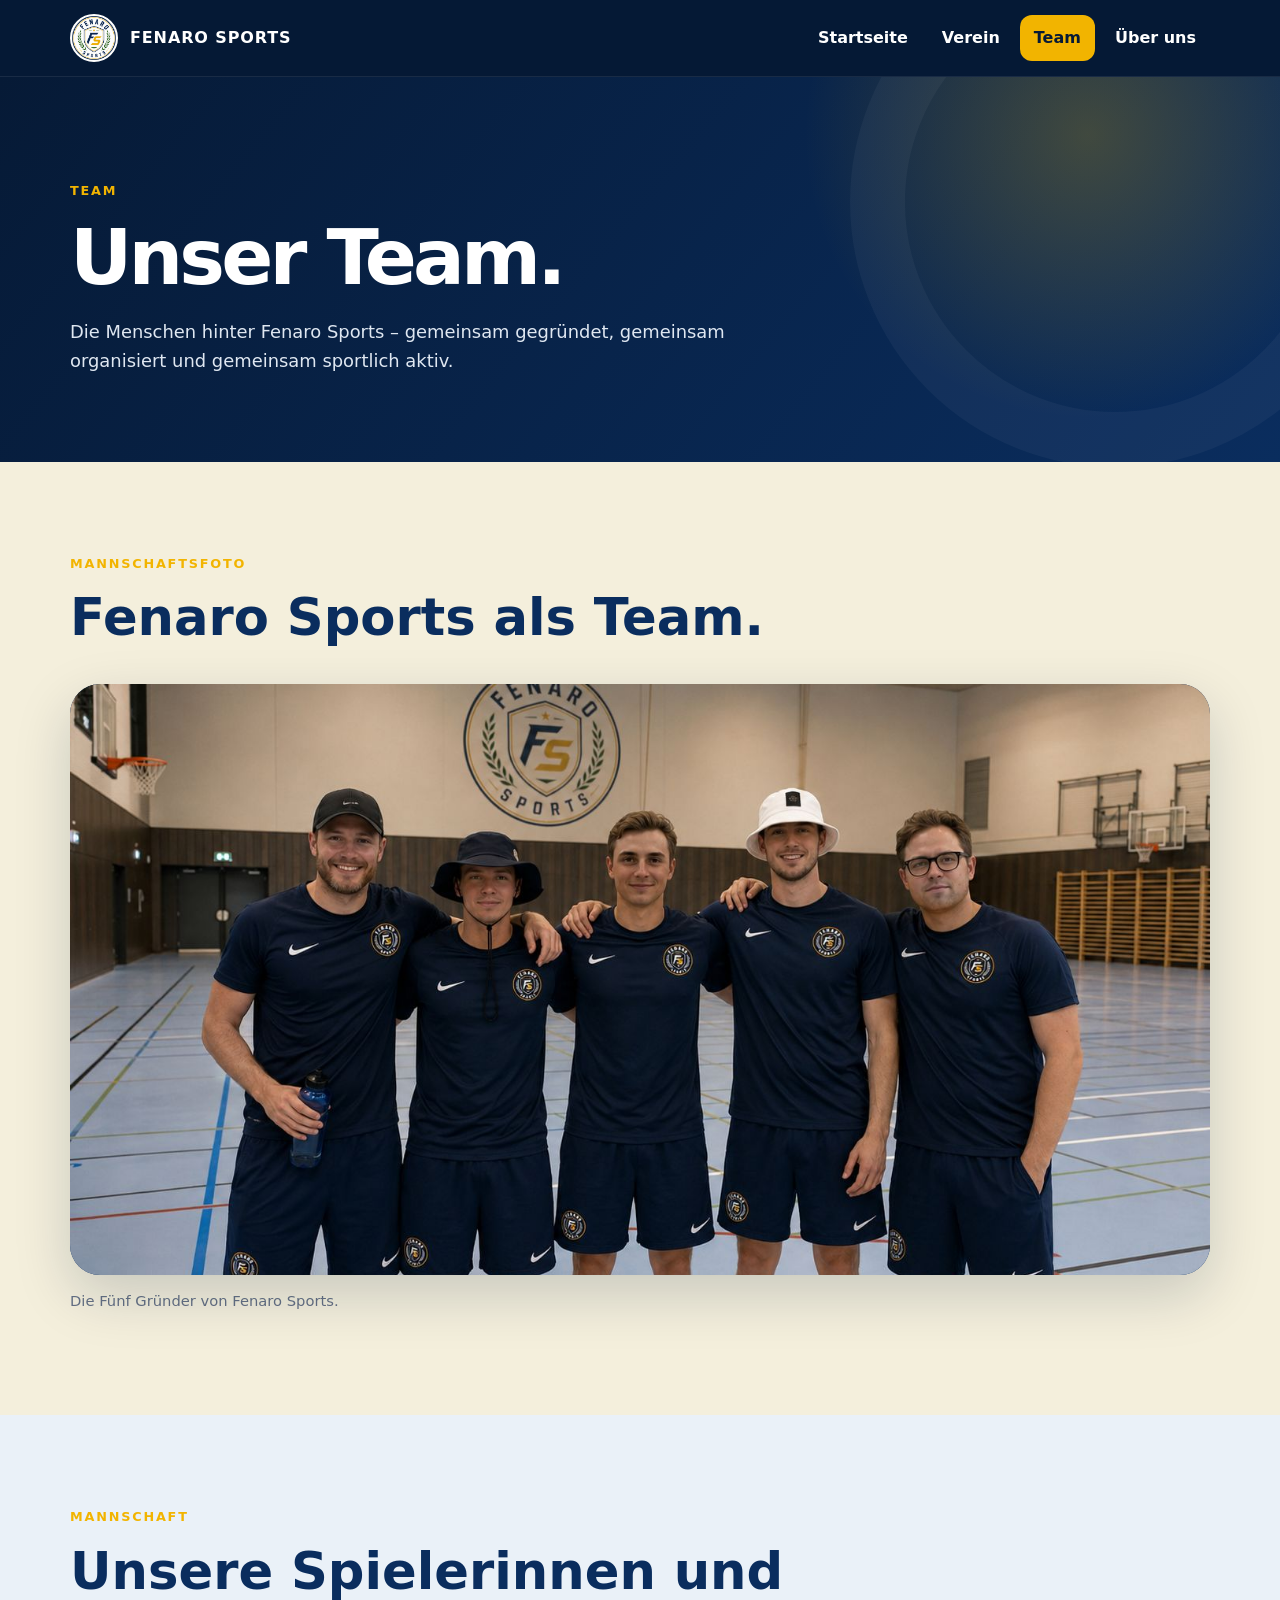
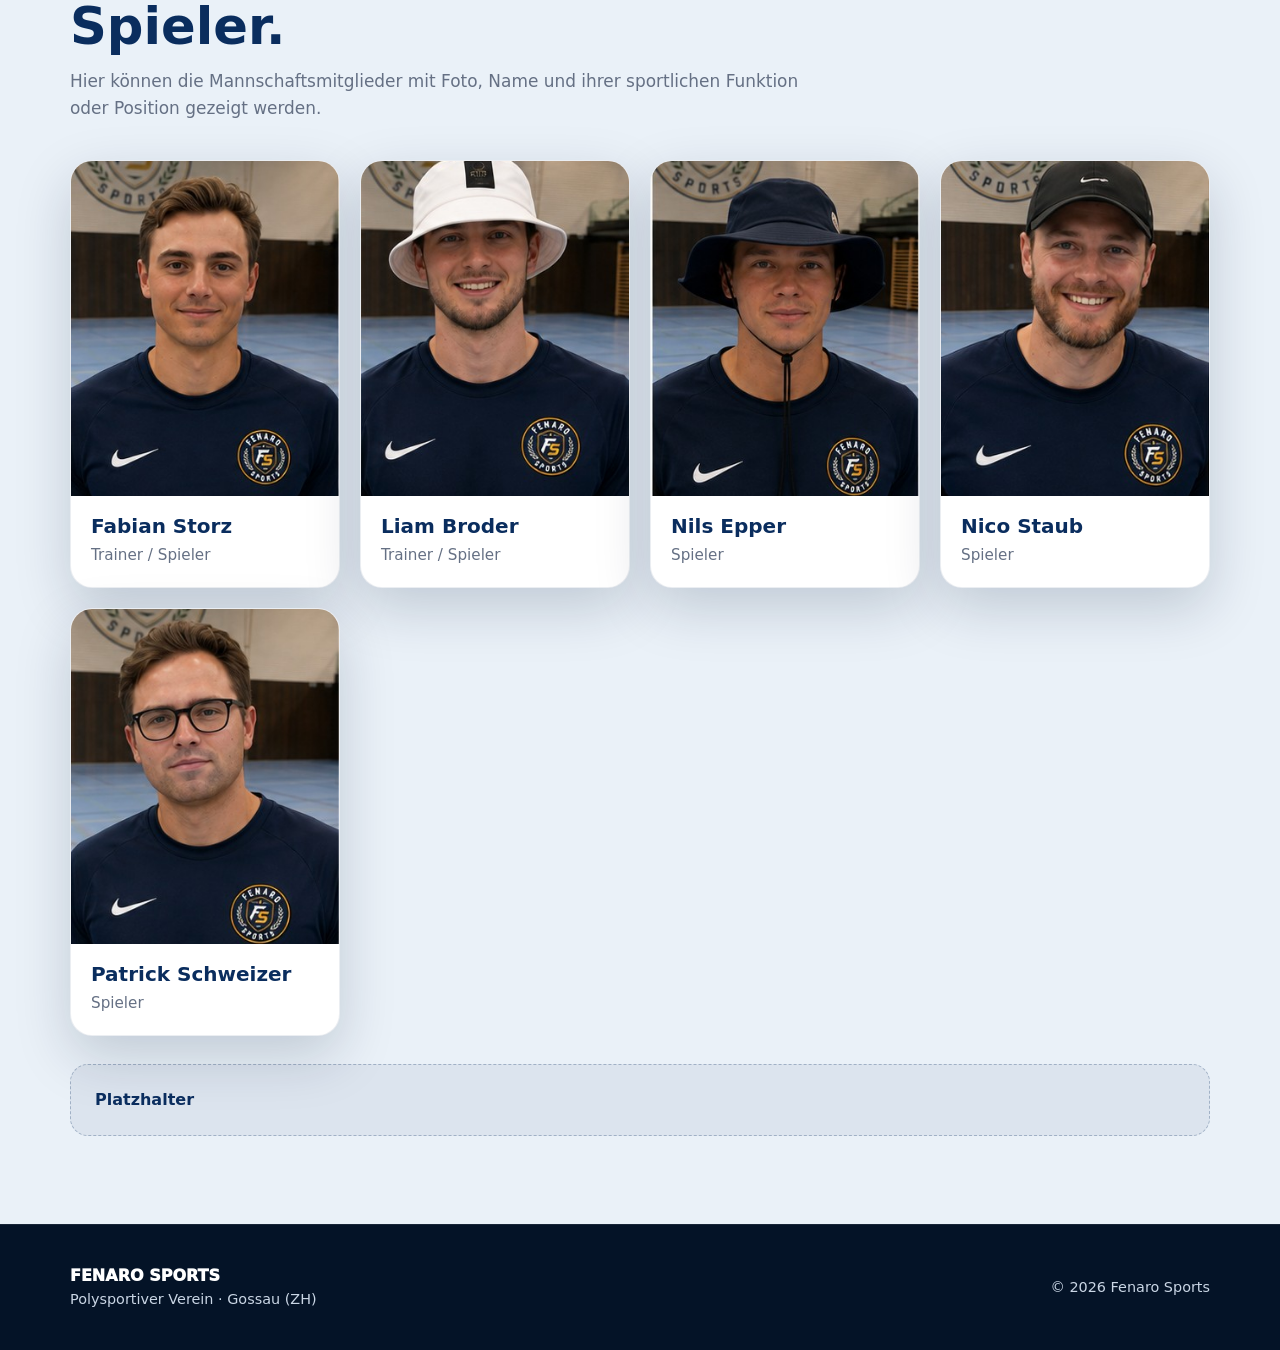
<file: fenaro-sports-website/team.html>
<!doctype html>
<html lang="de">
<head>
<meta charset="utf-8">
<meta name="viewport" content="width=device-width,initial-scale=1">
<meta name="description" content="Fenaro Sports – polysportiver Verein mit Sitz in Gossau ZH.">
<title>Team · Fenaro Sports</title>
<link rel="stylesheet" href="styles.css">
</head>
<body>

<header class="site-header">
  <div class="container nav">
    <a class="brand" href="index.html">
      <img src="assets/fenaro-sports-logo.jpg" alt="Fenaro Sports Logo">
      <span>FENARO SPORTS</span>
    </a>
    <button class="menu-btn" aria-label="Menü öffnen" aria-expanded="false">☰</button>
    <nav class="nav-links">
      <a href="index.html" data-page="start">Startseite</a>
      <a href="verein.html" data-page="verein">Verein</a>
      <a href="team.html" data-page="team">Team</a>
      <a href="ueber-uns.html" data-page="ueber">Über uns</a>
    </nav>
  </div>
</header>


<main>
<section class="page-hero">
  <div class="container">
    <div class="eyebrow">Team</div>
    <h1>Unser Team.</h1>
    <p>Die Menschen hinter Fenaro Sports – gemeinsam gegründet, gemeinsam organisiert und gemeinsam sportlich aktiv.</p>
  </div>
</section>

<section class="section section-cream">
  <div class="container">
    <div class="section-head">
      <div class="eyebrow">Mannschaftsfoto</div>
      <h2>Fenaro Sports als Team.</h2>

    </div>

    <div class="team-photo">
      <picture>
        <source srcset="assets/team/mannschaft.jpg" type="image/jpeg">
        <img src="assets/team/mannschaft-placeholder.svg" alt="Mannschaftsfoto Fenaro Sports">
      </picture>
    </div>
    <p class="team-photo-note">Die Fünf Gründer von Fenaro Sports.</p>
  </div>
</section>

<section class="section section-ice">
  <div class="container">
    <div class="section-head">
      <div class="eyebrow">Mannschaft</div>
      <h2>Unsere Spielerinnen und Spieler.</h2>
      <p>Hier können die Mannschaftsmitglieder mit Foto, Name und ihrer sportlichen Funktion oder Position gezeigt werden.</p>
    </div>

    <div class="team-grid">
      <article class="member-card">
        <div class="member-photo"><img src="assets/team/fabian-storz.jpg" alt="Fabian Storz"></div>
        <div class="member-info"><h3>Fabian Storz</h3><p>Trainer / Spieler</p></div>
      </article>
            <article class="member-card">
        <div class="member-photo"><img src="assets/team/liam-broder.jpg" alt="Liam Broder"></div>
        <div class="member-info"><h3>Liam Broder</h3><p>Trainer / Spieler</p></div>
      </article>
      <article class="member-card">
        <div class="member-photo"><img src="assets/team/nils-epper.jpg" alt="Nils Epper"></div>
        <div class="member-info"><h3>Nils Epper</h3><p>Spieler</p></div>
      </article>
      <article class="member-card">
        <div class="member-photo"><img src="assets/team/nico-staub.jpg" alt="Nico Staub"></div>
        <div class="member-info"><h3>Nico Staub</h3><p>Spieler</p></div>
      </article>
      <article class="member-card">
        <div class="member-photo"><img src="assets/team/patrick-schweizer.jpg" alt="Patrick Schweizer"></div>
        <div class="member-info"><h3>Patrick Schweizer</h3><p>Spieler</p></div>
      </article>

     
      <!-- SPIELER 06 – zum Aktivieren einfach diese Kommentarzeichen entfernen
      <article class="member-card">
        <div class="member-photo">
          <img src="assets/team/spieler-06.jpg" alt="Name Spieler 06">
        </div>
        <div class="member-info">
          <h3>Name Spieler 06</h3>
          <p>Position / Funktion</p>
        </div>
      </article>
      -->
      <!-- SPIELER 07 – zum Aktivieren einfach diese Kommentarzeichen entfernen
      <article class="member-card">
        <div class="member-photo">
          <img src="assets/team/spieler-07.jpg" alt="Name Spieler 07">
        </div>
        <div class="member-info">
          <h3>Name Spieler 07</h3>
          <p>Position / Funktion</p>
        </div>
      </article>
      -->
      <!-- SPIELER 08 – zum Aktivieren einfach diese Kommentarzeichen entfernen
      <article class="member-card">
        <div class="member-photo">
          <img src="assets/team/spieler-08.jpg" alt="Name Spieler 08">
        </div>
        <div class="member-info">
          <h3>Name Spieler 08</h3>
          <p>Position / Funktion</p>
        </div>
      </article>
      -->
      <!-- SPIELER 09 – zum Aktivieren einfach diese Kommentarzeichen entfernen
      <article class="member-card">
        <div class="member-photo">
          <img src="assets/team/spieler-09.jpg" alt="Name Spieler 09">
        </div>
        <div class="member-info">
          <h3>Name Spieler 09</h3>
          <p>Position / Funktion</p>
        </div>
      </article>
      -->
      <!-- SPIELER 10 – zum Aktivieren einfach diese Kommentarzeichen entfernen
      <article class="member-card">
        <div class="member-photo">
          <img src="assets/team/spieler-10.jpg" alt="Name Spieler 10">
        </div>
        <div class="member-info">
          <h3>Name Spieler 10</h3>
          <p>Position / Funktion</p>
        </div>
      </article>
      -->
      <!-- SPIELER 11 – zum Aktivieren einfach diese Kommentarzeichen entfernen
      <article class="member-card">
        <div class="member-photo">
          <img src="assets/team/spieler-11.jpg" alt="Name Spieler 11">
        </div>
        <div class="member-info">
          <h3>Name Spieler 11</h3>
          <p>Position / Funktion</p>
        </div>
      </article>
      -->
      <!-- SPIELER 12 – zum Aktivieren einfach diese Kommentarzeichen entfernen
      <article class="member-card">
        <div class="member-photo">
          <img src="assets/team/spieler-12.jpg" alt="Name Spieler 12">
        </div>
        <div class="member-info">
          <h3>Name Spieler 12</h3>
          <p>Position / Funktion</p>
        </div>
      </article>
      -->
      <!-- SPIELER 13 – zum Aktivieren einfach diese Kommentarzeichen entfernen
      <article class="member-card">
        <div class="member-photo">
          <img src="assets/team/spieler-13.jpg" alt="Name Spieler 13">
        </div>
        <div class="member-info">
          <h3>Name Spieler 13</h3>
          <p>Position / Funktion</p>
        </div>
      </article>
      -->
      <!-- SPIELER 14 – zum Aktivieren einfach diese Kommentarzeichen entfernen
      <article class="member-card">
        <div class="member-photo">
          <img src="assets/team/spieler-14.jpg" alt="Name Spieler 14">
        </div>
        <div class="member-info">
          <h3>Name Spieler 14</h3>
          <p>Position / Funktion</p>
        </div>
      </article>
      -->
      <!-- SPIELER 15 – zum Aktivieren einfach diese Kommentarzeichen entfernen
      <article class="member-card">
        <div class="member-photo">
          <img src="assets/team/spieler-15.jpg" alt="Name Spieler 15">
        </div>
        <div class="member-info">
          <h3>Name Spieler 15</h3>
          <p>Position / Funktion</p>
        </div>
      </article>
      -->
    </div>
    
    <div class="photo-help">
      <strong>Platzhalter</strong>
    </div>
  </div>
</section>
</main>


<footer class="site-footer">
  <div class="container footer-row">
    <div>
      <div class="footer-brand">FENARO SPORTS</div>
      <div class="small">Polysportiver Verein · Gossau (ZH)</div>
    </div>
    <div class="small">© 2026 Fenaro Sports</div>
  </div>
</footer>

<script src="script.js"></script>
<script>
document.querySelectorAll('.nav-links a').forEach(a=>{if(a.dataset.page==='team')a.classList.add('active')})
</script>
</body>
</html>
</file>
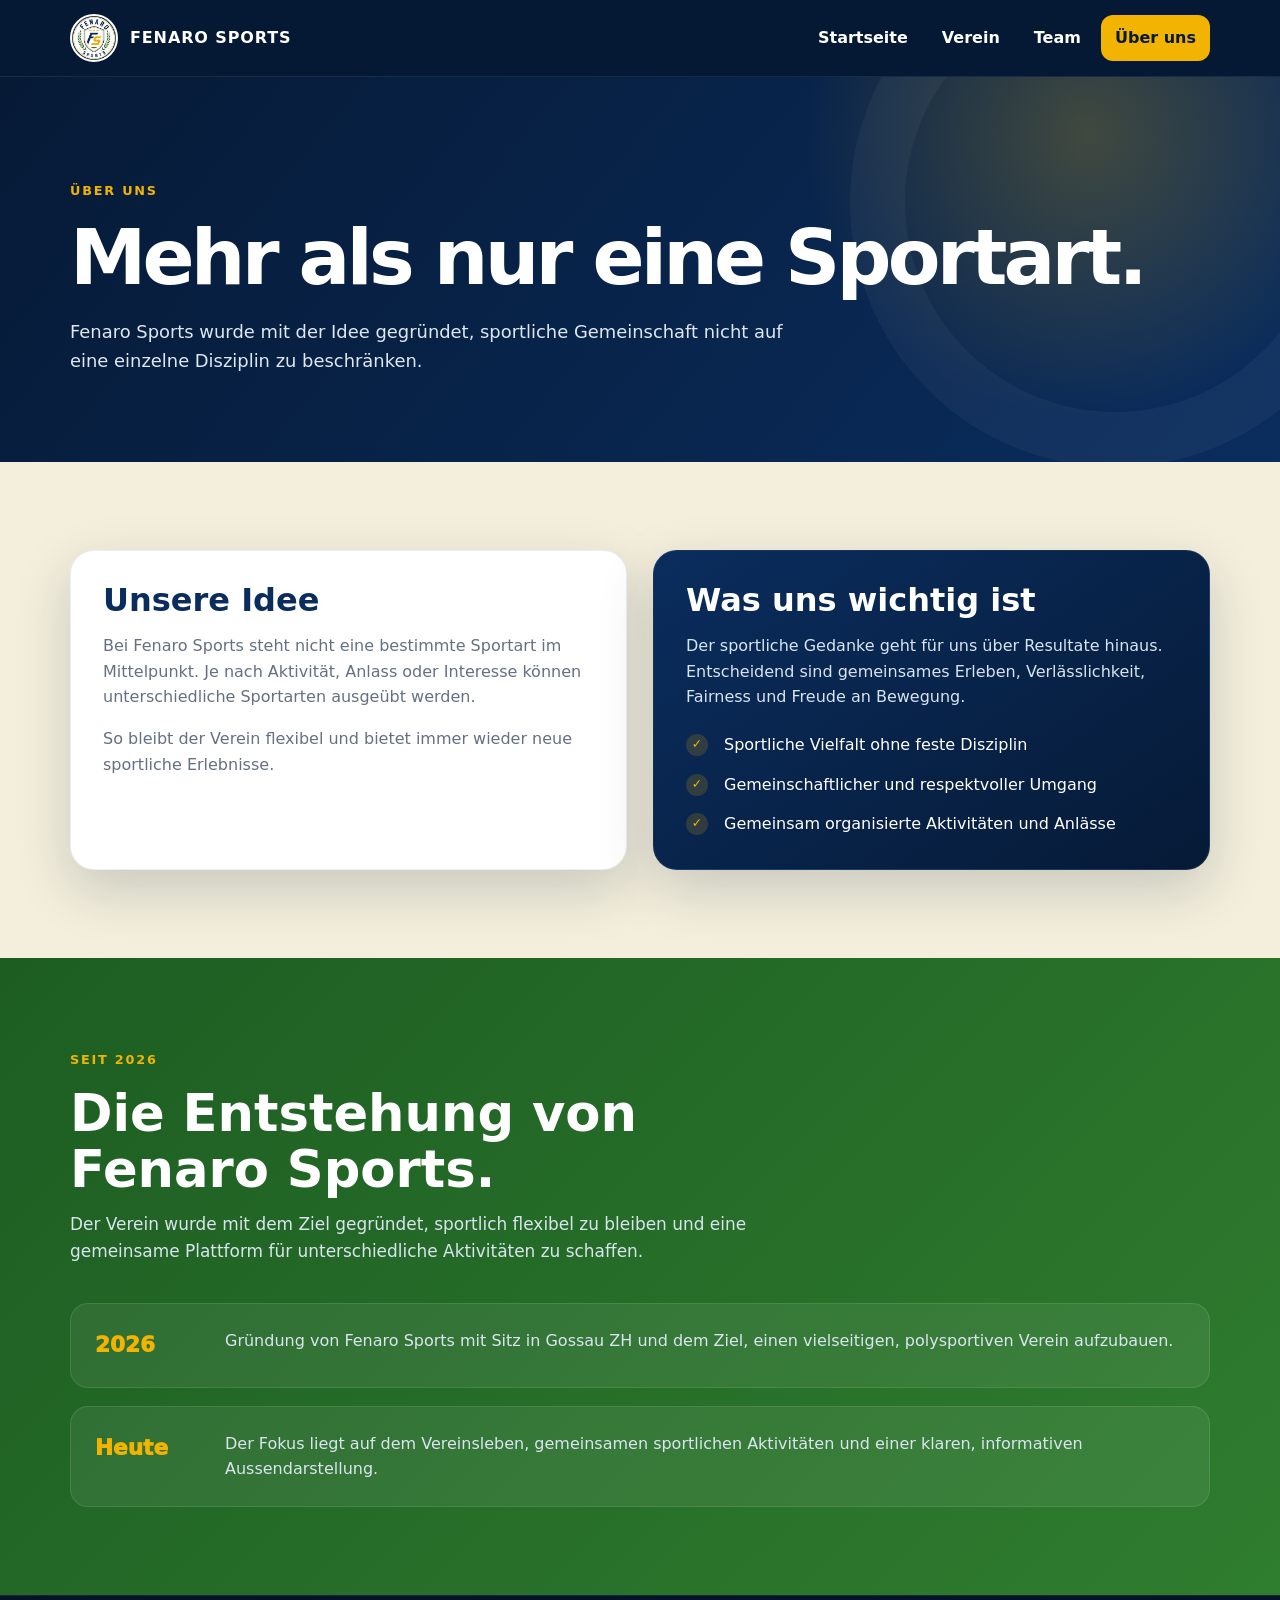
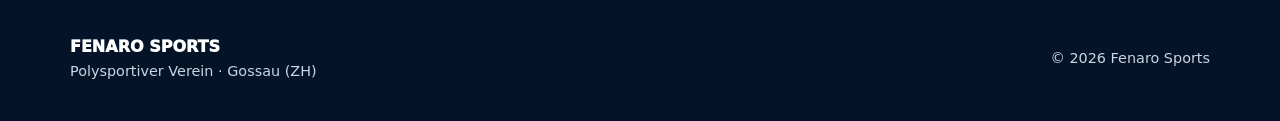
<file: fenaro-sports-website/ueber-uns.html>
<!doctype html>
<html lang="de">
<head>
<meta charset="utf-8">
<meta name="viewport" content="width=device-width,initial-scale=1">
<meta name="description" content="Fenaro Sports – Sport Verein mit Sitz in Gossau ZH.">
<title>Über uns · Fenaro Sports</title>
<link rel="stylesheet" href="styles.css">
</head>
<body>

<header class="site-header">
  <div class="container nav">
    <a class="brand" href="index.html">
      <img src="assets/fenaro-sports-logo.jpg" alt="Fenaro Sports Logo">
      <span>FENARO SPORTS</span>
    </a>
    <button class="menu-btn" aria-label="Menü öffnen" aria-expanded="false">☰</button>
    <nav class="nav-links">
      <a href="index.html" data-page="start">Startseite</a>
      <a href="verein.html" data-page="verein">Verein</a>
      <a href="team.html" data-page="team">Team</a>
      <a href="ueber-uns.html" data-page="ueber">Über uns</a>
    </nav>
  </div>
</header>


<main>
<section class="page-hero">
  <div class="container">
    <div class="eyebrow">Über uns</div>
    <h1>Mehr als nur eine Sportart.</h1>
    <p>Fenaro Sports wurde mit der Idee gegründet, sportliche Gemeinschaft nicht auf eine einzelne Disziplin zu beschränken.</p>
  </div>
</section>

<section class="section section-cream">
  <div class="container split">
    <div class="panel">
      <h2>Unsere Idee</h2>
      <p>Bei Fenaro Sports steht nicht eine bestimmte Sportart im Mittelpunkt. Je nach Aktivität, Anlass oder Interesse können unterschiedliche Sportarten ausgeübt werden.</p>
      <p>So bleibt der Verein flexibel und bietet immer wieder neue sportliche Erlebnisse.</p>
    </div>
    <div class="panel dark">
      <h2>Was uns wichtig ist</h2>
      <p>Der sportliche Gedanke geht für uns über Resultate hinaus. Entscheidend sind gemeinsames Erleben, Verlässlichkeit, Fairness und Freude an Bewegung.</p>
      <ul class="list-clean">
        <li><span class="tick">✓</span><span>Sportliche Vielfalt ohne feste Disziplin</span></li>
        <li><span class="tick">✓</span><span>Gemeinschaftlicher und respektvoller Umgang</span></li>
        <li><span class="tick">✓</span><span>Gemeinsam organisierte Aktivitäten und Anlässe</span></li>
      </ul>
    </div>
  </div>
</section>

<section class="section section-green">
  <div class="container">
    <div class="section-head">
      <div class="eyebrow">Seit 2026</div>
      <h2>Die Entstehung von Fenaro Sports.</h2>
      <p>Der Verein wurde mit dem Ziel gegründet, sportlich flexibel zu bleiben und eine gemeinsame Plattform für unterschiedliche Aktivitäten zu schaffen.</p>
    </div>
    <div class="timeline">
      <div class="timeline-item"><div class="year">2026</div><p>Gründung von Fenaro Sports mit Sitz in Gossau ZH und dem Ziel, einen vielseitigen, polysportiven Verein aufzubauen.</p></div>
      <div class="timeline-item"><div class="year">Heute</div><p>Der Fokus liegt auf dem Vereinsleben, gemeinsamen sportlichen Aktivitäten und einer klaren, informativen Aussendarstellung.</p></div>
    </div>
  </div>
</section>
</main>


<footer class="site-footer">
  <div class="container footer-row">
    <div>
      <div class="footer-brand">FENARO SPORTS</div>
      <div class="small">Polysportiver Verein · Gossau (ZH)</div>
    </div>
    <div class="small">© 2026 Fenaro Sports</div>
  </div>
</footer>

<script src="script.js"></script>
<script>
document.querySelectorAll('.nav-links a').forEach(a=>{if(a.dataset.page==='ueber')a.classList.add('active')})
</script>
</body>
</html>
</file>
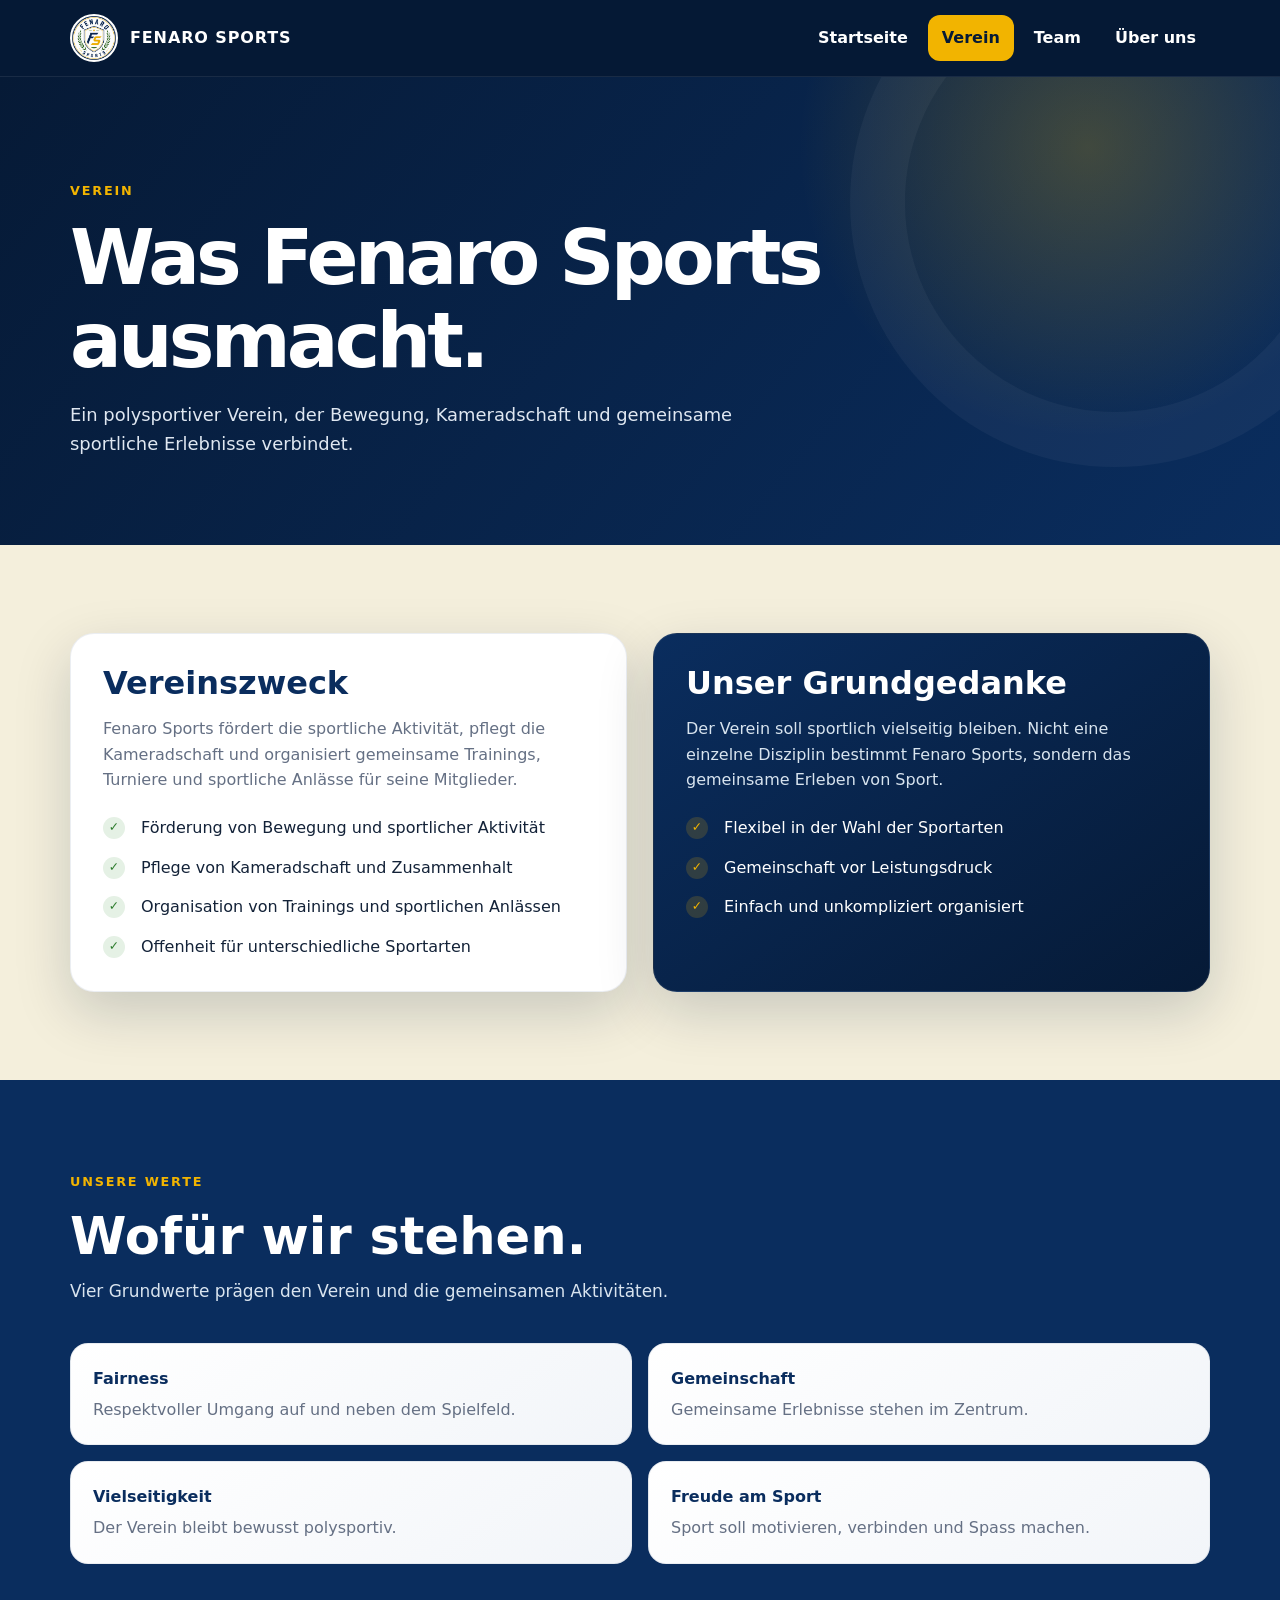
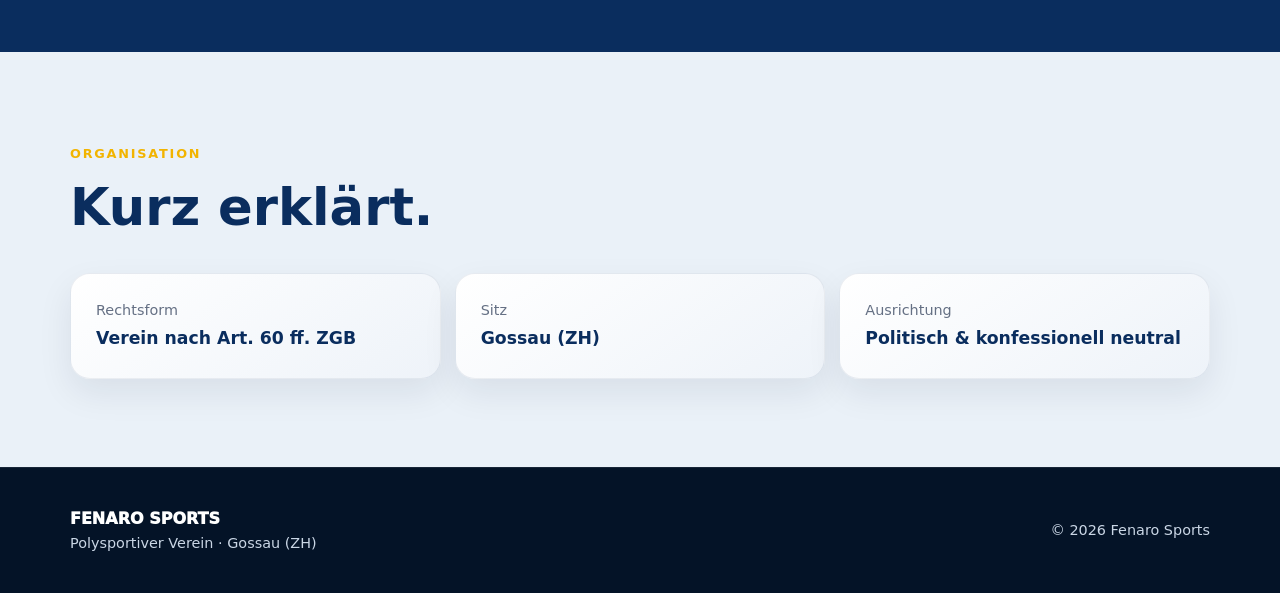
<file: fenaro-sports-website/verein.html>
<!doctype html>
<html lang="de">
<head>
<meta charset="utf-8">
<meta name="viewport" content="width=device-width,initial-scale=1">
<meta name="description" content="Fenaro Sports – polysportiver Verein mit Sitz in Gossau ZH.">
<title>Verein · Fenaro Sports</title>
<link rel="stylesheet" href="styles.css">
</head>
<body>

<header class="site-header">
  <div class="container nav">
    <a class="brand" href="index.html">
      <img src="assets/fenaro-sports-logo.jpg" alt="Fenaro Sports Logo">
      <span>FENARO SPORTS</span>
    </a>
    <button class="menu-btn" aria-label="Menü öffnen" aria-expanded="false">☰</button>
    <nav class="nav-links">
      <a href="index.html" data-page="start">Startseite</a>
      <a href="verein.html" data-page="verein">Verein</a>
      <a href="team.html" data-page="team">Team</a>
      <a href="ueber-uns.html" data-page="ueber">Über uns</a>
    </nav>
  </div>
</header>


<main>
<section class="page-hero">
  <div class="container">
    <div class="eyebrow">Verein</div>
    <h1>Was Fenaro Sports ausmacht.</h1>
    <p>Ein polysportiver Verein, der Bewegung, Kameradschaft und gemeinsame sportliche Erlebnisse verbindet.</p>
  </div>
</section>

<section class="section section-cream">
  <div class="container split">
    <div class="panel">
      <h2>Vereinszweck</h2>
      <p>Fenaro Sports fördert die sportliche Aktivität, pflegt die Kameradschaft und organisiert gemeinsame Trainings, Turniere und sportliche Anlässe für seine Mitglieder.</p>
      <ul class="list-clean">
        <li><span class="tick">✓</span><span>Förderung von Bewegung und sportlicher Aktivität</span></li>
        <li><span class="tick">✓</span><span>Pflege von Kameradschaft und Zusammenhalt</span></li>
        <li><span class="tick">✓</span><span>Organisation von Trainings und sportlichen Anlässen</span></li>
        <li><span class="tick">✓</span><span>Offenheit für unterschiedliche Sportarten</span></li>
      </ul>
    </div>
    <div class="panel dark">
      <h2>Unser Grundgedanke</h2>
      <p>Der Verein soll sportlich vielseitig bleiben. Nicht eine einzelne Disziplin bestimmt Fenaro Sports, sondern das gemeinsame Erleben von Sport.</p>
      <ul class="list-clean">
        <li><span class="tick">✓</span><span>Flexibel in der Wahl der Sportarten</span></li>
        <li><span class="tick">✓</span><span>Gemeinschaft vor Leistungsdruck</span></li>
        <li><span class="tick">✓</span><span>Einfach und unkompliziert organisiert</span></li>
      </ul>
    </div>
  </div>
</section>

<section class="section section-navy">
  <div class="container">
    <div class="section-head">
      <div class="eyebrow">Unsere Werte</div>
      <h2>Wofür wir stehen.</h2>
      <p>Vier Grundwerte prägen den Verein und die gemeinsamen Aktivitäten.</p>
    </div>
    <div class="value-grid">
      <div class="value"><strong>Fairness</strong><span>Respektvoller Umgang auf und neben dem Spielfeld.</span></div>
      <div class="value"><strong>Gemeinschaft</strong><span>Gemeinsame Erlebnisse stehen im Zentrum.</span></div>
      <div class="value"><strong>Vielseitigkeit</strong><span>Der Verein bleibt bewusst polysportiv.</span></div>
      <div class="value"><strong>Freude am Sport</strong><span>Sport soll motivieren, verbinden und Spass machen.</span></div>
    </div>
  </div>
</section>

<section class="section section-ice">
  <div class="container">
    <div class="section-head">
      <div class="eyebrow">Organisation</div>
      <h2>Kurz erklärt.</h2>
    </div>
    <div class="info-strip">
      <div class="info-box"><span>Rechtsform</span><strong>Verein nach Art. 60 ff. ZGB</strong></div>
      <div class="info-box"><span>Sitz</span><strong>Gossau (ZH)</strong></div>
      <div class="info-box"><span>Ausrichtung</span><strong>Politisch & konfessionell neutral</strong></div>
    </div>
  </div>
</section>
</main>


<footer class="site-footer">
  <div class="container footer-row">
    <div>
      <div class="footer-brand">FENARO SPORTS</div>
      <div class="small">Polysportiver Verein · Gossau (ZH)</div>
    </div>
    <div class="small">© 2026 Fenaro Sports</div>
  </div>
</footer>

<script src="script.js"></script>
<script>
document.querySelectorAll('.nav-links a').forEach(a=>{if(a.dataset.page==='verein')a.classList.add('active')})
</script>
</body>
</html>
</file>
<file: styles.css>
:root{
  --navy:#0a2d5e;
  --navy-2:#123f7a;
  --navy-dark:#061a36;
  --gold:#f2b400;
  --green:#2f7d2f;
  --green-dark:#1d5d22;
  --cream:#f4efdc;
  --sand:#e8dfbd;
  --ice:#eaf1f8;
  --white:#ffffff;
  --text:#132238;
  --muted:#657084;
  --line:rgba(255,255,255,.13);
  --shadow:0 20px 55px rgba(4,26,54,.18);
  --radius:24px;
}
*{box-sizing:border-box}
html{scroll-behavior:smooth}
body{
  margin:0;
  font-family:Inter, ui-sans-serif, system-ui, -apple-system, BlinkMacSystemFont, "Segoe UI", sans-serif;
  background:var(--navy-dark);
  color:var(--text);
  line-height:1.6;
}
a{color:inherit;text-decoration:none}
img{display:block;max-width:100%}
.container{width:min(1140px,calc(100% - 40px));margin:auto}

.site-header{
  position:sticky;
  top:0;
  z-index:100;
  background:rgba(6,26,54,.94);
  backdrop-filter:blur(14px);
  border-bottom:1px solid rgba(255,255,255,.08);
}
.nav{height:76px;display:flex;align-items:center;justify-content:space-between;gap:22px}
.brand{display:flex;align-items:center;gap:12px;color:#fff;font-weight:900;letter-spacing:.055em}
.brand img{width:48px;height:48px;border-radius:50%;object-fit:cover;border:2px solid #fff;background:#fff}
.nav-links{display:flex;gap:6px}
.nav-links a{color:#fff;font-weight:800;padding:10px 14px;border-radius:12px;transition:.2s}
.nav-links a:hover,.nav-links a.active{background:var(--gold);color:var(--navy-dark)}
.menu-btn{display:none;background:none;border:0;color:#fff;font-size:28px;cursor:pointer}

.hero{
  position:relative;
  min-height:660px;
  overflow:hidden;
  color:#fff;
  background:
    radial-gradient(circle at 82% 20%, rgba(242,180,0,.28), transparent 24%),
    radial-gradient(circle at 15% 85%, rgba(47,125,47,.28), transparent 26%),
    linear-gradient(125deg,#061a36 0%,#0a2d5e 58%,#123f7a 100%);
}
.hero::before{
  content:"";
  position:absolute;
  inset:0;
  background:
    linear-gradient(115deg,transparent 0 61%,rgba(255,255,255,.05) 61% 63%,transparent 63%),
    linear-gradient(115deg,transparent 0 69%,rgba(242,180,0,.12) 69% 70%,transparent 70%);
  pointer-events:none;
}
.hero::after{
  content:"";
  position:absolute;
  width:620px;height:620px;
  right:-180px;bottom:-250px;
  border:60px solid rgba(255,255,255,.035);
  border-radius:50%;
}
.hero-grid{
  min-height:660px;
  display:grid;
  grid-template-columns:1.12fr .88fr;
  gap:70px;
  align-items:center;
  position:relative;
  z-index:2;
}
.eyebrow{
  display:inline-flex;
  align-items:center;
  gap:9px;
  font-size:.8rem;
  font-weight:900;
  letter-spacing:.14em;
  text-transform:uppercase;
  color:var(--gold);
  margin-bottom:16px;
}
h1,h2,h3{margin:0;line-height:1.08}
h1{font-size:clamp(3.2rem,7vw,6rem);letter-spacing:-.05em}
.hero p{font-size:1.18rem;max-width:680px;color:#dce7f4;margin:24px 0 30px}
.hero-logo-wrap{
  position:relative;
  display:grid;
  place-items:center;
}
.hero-logo-wrap::before{
  content:"";
  position:absolute;
  width:430px;height:430px;
  border-radius:50%;
  background:linear-gradient(145deg,rgba(242,180,0,.30),rgba(47,125,47,.18));
  filter:blur(3px);
}
.hero-logo{
  position:relative;
  width:min(390px,80vw);
  aspect-ratio:1;
  border-radius:50%;
  background:#fff;
  padding:14px;
  box-shadow:0 35px 80px rgba(0,0,0,.34);
  transform:rotate(2deg);
}
.hero-logo img{width:100%;height:100%;object-fit:cover;border-radius:50%}

.actions{display:flex;gap:12px;flex-wrap:wrap}
.btn{min-height:50px;padding:0 20px;border-radius:12px;display:inline-flex;align-items:center;justify-content:center;font-weight:900}
.btn-primary{background:var(--gold);color:var(--navy-dark)}
.btn-primary:hover{transform:translateY(-2px)}
.btn-ghost{border:1px solid rgba(255,255,255,.34);color:#fff;background:rgba(255,255,255,.04)}
.btn-ghost:hover{background:rgba(255,255,255,.1)}

.section{padding:88px 0}
.section-cream{background:var(--cream)}
.section-ice{background:var(--ice)}
.section-navy{background:var(--navy);color:#fff}
.section-dark{background:var(--navy-dark);color:#fff}
.section-green{background:linear-gradient(135deg,var(--green-dark),var(--green));color:#fff}
.section-head{max-width:760px;margin-bottom:38px}
.section-head h2{font-size:clamp(2.1rem,4vw,3.25rem);color:var(--navy)}
.section-navy .section-head h2,.section-dark .section-head h2,.section-green .section-head h2{color:#fff}
.section-head p{margin:14px 0 0;color:var(--muted);font-size:1.06rem}
.section-navy .section-head p,.section-dark .section-head p,.section-green .section-head p{color:#d9e4ef}

.card-grid{display:grid;grid-template-columns:repeat(3,1fr);gap:22px}
.card{
  position:relative;
  overflow:hidden;
  border-radius:var(--radius);
  padding:28px;
  background:#fff;
  box-shadow:var(--shadow);
  border:1px solid rgba(9,45,94,.08);
}
.card::after{
  content:"";
  position:absolute;
  width:110px;height:110px;
  right:-42px;bottom:-42px;
  border-radius:50%;
  background:rgba(242,180,0,.11);
}
.card.alt{background:linear-gradient(160deg,#fff 0%,#f6f8fb 100%)}
.card.green-accent{border-top:5px solid var(--green)}
.card.gold-accent{border-top:5px solid var(--gold)}
.card.navy-accent{border-top:5px solid var(--navy)}
.card-icon{
  width:50px;height:50px;border-radius:15px;
  display:grid;place-items:center;
  background:var(--navy);
  color:#fff;
  font-size:22px;
  margin-bottom:20px;
}
.card h3{color:var(--navy);font-size:1.28rem;margin-bottom:9px}
.card p{margin:0;color:var(--muted)}

.band{
  position:relative;
  overflow:hidden;
  border-radius:30px;
  padding:34px;
  background:
    radial-gradient(circle at 85% 20%,rgba(242,180,0,.25),transparent 25%),
    linear-gradient(135deg,var(--navy-dark),var(--navy));
  color:#fff;
  box-shadow:var(--shadow);
}
.band::after{
  content:"FS";
  position:absolute;
  right:20px;bottom:-42px;
  font-size:180px;
  font-weight:1000;
  letter-spacing:-.08em;
  color:rgba(255,255,255,.035);
}
.band h3{font-size:1.5rem;margin-bottom:6px}
.band p{margin:0;max-width:760px;color:#dfe8f3}

.page-hero{
  position:relative;
  overflow:hidden;
  padding:100px 0 86px;
  background:
    radial-gradient(circle at 85% 15%,rgba(242,180,0,.24),transparent 25%),
    linear-gradient(130deg,var(--navy-dark),var(--navy));
  color:#fff;
}
.page-hero::after{
  content:"";
  position:absolute;
  right:-100px;top:-140px;
  width:420px;height:420px;
  border-radius:50%;
  border:55px solid rgba(255,255,255,.04);
}
.page-hero h1{font-size:clamp(3rem,6vw,5.3rem)}
.page-hero p{max-width:720px;color:#dfe7f1;font-size:1.12rem;margin:18px 0 0}

.split{display:grid;grid-template-columns:1fr 1fr;gap:26px;align-items:stretch}
.panel{
  position:relative;
  overflow:hidden;
  border-radius:var(--radius);
  padding:32px;
  background:#fff;
  box-shadow:var(--shadow);
  border:1px solid rgba(9,45,94,.08);
}
.panel.dark{
  background:linear-gradient(145deg,var(--navy),var(--navy-dark));
  color:#fff;
  border:1px solid rgba(255,255,255,.08);
}
.panel h2{font-size:2rem;color:var(--navy);margin-bottom:15px}
.panel.dark h2{color:#fff}
.panel p{color:var(--muted)}
.panel.dark p{color:#d8e4ef}

.list-clean{list-style:none;padding:0;margin:22px 0 0;display:grid;gap:14px}
.list-clean li{display:grid;grid-template-columns:28px 1fr;gap:10px}
.tick{
  width:22px;height:22px;border-radius:50%;
  display:grid;place-items:center;
  background:#e5f1e5;color:var(--green);
  font-size:.77rem;font-weight:900;margin-top:2px;
}
.panel.dark .tick{background:rgba(242,180,0,.17);color:var(--gold)}

.value-grid{display:grid;grid-template-columns:repeat(2,1fr);gap:16px}
.value{
  padding:22px;
  border-radius:18px;
  background:linear-gradient(145deg,#fff,#f2f5f9);
  border:1px solid rgba(9,45,94,.08);
}
.value strong{display:block;color:var(--navy);margin-bottom:5px}
.value span{color:var(--muted)}

.info-strip{
  display:grid;
  grid-template-columns:repeat(3,1fr);
  gap:14px;
}
.info-box{
  border-radius:20px;
  padding:25px;
  background:linear-gradient(145deg,#fff,#eef3f9);
  border:1px solid rgba(9,45,94,.08);
  box-shadow:0 14px 34px rgba(4,26,54,.08);
}
.info-box span{display:block;color:var(--muted);font-size:.9rem}
.info-box strong{display:block;color:var(--navy);font-size:1.08rem;margin-top:3px}

.timeline{display:grid;gap:18px}
.timeline-item{
  display:grid;
  grid-template-columns:110px 1fr;
  gap:20px;
  padding:24px;
  border-radius:18px;
  background:rgba(255,255,255,.07);
  border:1px solid rgba(255,255,255,.10);
}
.year{font-size:1.35rem;font-weight:1000;color:var(--gold)}
.timeline-item p{margin:0;color:#dbe5f0}

.site-footer{
  background:#041327;
  color:#cad6e5;
  padding:38px 0;
  border-top:1px solid rgba(255,255,255,.08);
}
.footer-row{display:flex;justify-content:space-between;gap:22px;align-items:center;flex-wrap:wrap}
.footer-brand{font-weight:950;color:#fff}
.small{font-size:.9rem}

@media(max-width:860px){
  .menu-btn{display:block}
  .nav-links{
    display:none;
    position:absolute;
    top:76px;left:20px;right:20px;
    flex-direction:column;
    padding:12px;
    border-radius:16px;
    background:var(--navy-dark);
    box-shadow:var(--shadow);
  }
  .nav-links.open{display:flex}
  .hero-grid,.split{grid-template-columns:1fr}
  .hero-grid{padding:60px 0;min-height:auto}
  .hero{min-height:auto}
  .hero-logo-wrap{justify-content:start}
  .hero-logo-wrap::before{width:340px;height:340px}
  .card-grid{grid-template-columns:1fr}
}
@media(max-width:560px){
  .container{width:min(100% - 28px,1140px)}
  .nav{height:68px}
  .nav-links{top:68px;left:14px;right:14px}
  h1{font-size:3.1rem}
  .section{padding:64px 0}
  .value-grid,.info-strip{grid-template-columns:1fr}
  .timeline-item{grid-template-columns:1fr;gap:4px}
  .hero-logo{width:min(300px,78vw)}
  .hero-logo-wrap::before{width:290px;height:290px}
}


/* Team */
.team-photo{
  position:relative;
  border-radius:30px;
  overflow:hidden;
  box-shadow:var(--shadow);
  background:var(--navy);
  aspect-ratio:16/8.3;
}
.team-photo img{
  width:100%;
  height:100%;
  object-fit:cover;
}
.team-photo-note{
  margin-top:14px;
  color:var(--muted);
  font-size:.92rem;
}
.team-grid{
  display:grid;
  grid-template-columns:repeat(4,1fr);
  gap:20px;
}
.member-card{
  overflow:hidden;
  border-radius:22px;
  background:#fff;
  box-shadow:var(--shadow);
  border:1px solid rgba(9,45,94,.08);
}
.member-photo{
  aspect-ratio:4/5;
  background:var(--navy);
  overflow:hidden;
}
.member-photo img{
  width:100%;
  height:100%;
  object-fit:cover;
}
.member-info{padding:20px}
.member-info h3{color:var(--navy);font-size:1.25rem;margin-bottom:5px}
.member-info p{margin:0;color:var(--muted);font-size:.95rem}
.photo-help{
  margin-top:28px;
  padding:22px 24px;
  border-radius:18px;
  background:rgba(10,45,94,.06);
  border:1px dashed rgba(10,45,94,.28);
  color:var(--muted);
}
.photo-help strong{color:var(--navy)}
@media(max-width:980px){.team-grid{grid-template-columns:repeat(2,1fr)}}
@media(max-width:560px){.team-grid{grid-template-columns:1fr}}
</file>
<file: fenaro-sports-website/styles.css>
:root{
  --navy:#0a2d5e;
  --navy-2:#123f7a;
  --navy-dark:#061a36;
  --gold:#f2b400;
  --green:#2f7d2f;
  --green-dark:#1d5d22;
  --cream:#f4efdc;
  --sand:#e8dfbd;
  --ice:#eaf1f8;
  --white:#ffffff;
  --text:#132238;
  --muted:#657084;
  --line:rgba(255,255,255,.13);
  --shadow:0 20px 55px rgba(4,26,54,.18);
  --radius:24px;
}
*{box-sizing:border-box}
html{scroll-behavior:smooth}
body{
  margin:0;
  font-family:Inter, ui-sans-serif, system-ui, -apple-system, BlinkMacSystemFont, "Segoe UI", sans-serif;
  background:var(--navy-dark);
  color:var(--text);
  line-height:1.6;
}
a{color:inherit;text-decoration:none}
img{display:block;max-width:100%}
.container{width:min(1140px,calc(100% - 40px));margin:auto}

.site-header{
  position:sticky;
  top:0;
  z-index:100;
  background:rgba(6,26,54,.94);
  backdrop-filter:blur(14px);
  border-bottom:1px solid rgba(255,255,255,.08);
}
.nav{height:76px;display:flex;align-items:center;justify-content:space-between;gap:22px}
.brand{display:flex;align-items:center;gap:12px;color:#fff;font-weight:900;letter-spacing:.055em}
.brand img{width:48px;height:48px;border-radius:50%;object-fit:cover;border:2px solid #fff;background:#fff}
.nav-links{display:flex;gap:6px}
.nav-links a{color:#fff;font-weight:800;padding:10px 14px;border-radius:12px;transition:.2s}
.nav-links a:hover,.nav-links a.active{background:var(--gold);color:var(--navy-dark)}
.menu-btn{display:none;background:none;border:0;color:#fff;font-size:28px;cursor:pointer}

.hero{
  position:relative;
  min-height:660px;
  overflow:hidden;
  color:#fff;
  background:
    radial-gradient(circle at 82% 20%, rgba(242,180,0,.28), transparent 24%),
    radial-gradient(circle at 15% 85%, rgba(47,125,47,.28), transparent 26%),
    linear-gradient(125deg,#061a36 0%,#0a2d5e 58%,#123f7a 100%);
}
.hero::before{
  content:"";
  position:absolute;
  inset:0;
  background:
    linear-gradient(115deg,transparent 0 61%,rgba(255,255,255,.05) 61% 63%,transparent 63%),
    linear-gradient(115deg,transparent 0 69%,rgba(242,180,0,.12) 69% 70%,transparent 70%);
  pointer-events:none;
}
.hero::after{
  content:"";
  position:absolute;
  width:620px;height:620px;
  right:-180px;bottom:-250px;
  border:60px solid rgba(255,255,255,.035);
  border-radius:50%;
}
.hero-grid{
  min-height:660px;
  display:grid;
  grid-template-columns:1.12fr .88fr;
  gap:70px;
  align-items:center;
  position:relative;
  z-index:2;
}
.eyebrow{
  display:inline-flex;
  align-items:center;
  gap:9px;
  font-size:.8rem;
  font-weight:900;
  letter-spacing:.14em;
  text-transform:uppercase;
  color:var(--gold);
  margin-bottom:16px;
}
h1,h2,h3{margin:0;line-height:1.08}
h1{font-size:clamp(3.2rem,7vw,6rem);letter-spacing:-.05em}
.hero p{font-size:1.18rem;max-width:680px;color:#dce7f4;margin:24px 0 30px}
.hero-logo-wrap{
  position:relative;
  display:grid;
  place-items:center;
}
.hero-logo-wrap::before{
  content:"";
  position:absolute;
  width:430px;height:430px;
  border-radius:50%;
  background:linear-gradient(145deg,rgba(242,180,0,.30),rgba(47,125,47,.18));
  filter:blur(3px);
}
.hero-logo{
  position:relative;
  width:min(390px,80vw);
  aspect-ratio:1;
  border-radius:50%;
  background:#fff;
  padding:14px;
  box-shadow:0 35px 80px rgba(0,0,0,.34);
  transform:rotate(2deg);
}
.hero-logo img{width:100%;height:100%;object-fit:cover;border-radius:50%}

.actions{display:flex;gap:12px;flex-wrap:wrap}
.btn{min-height:50px;padding:0 20px;border-radius:12px;display:inline-flex;align-items:center;justify-content:center;font-weight:900}
.btn-primary{background:var(--gold);color:var(--navy-dark)}
.btn-primary:hover{transform:translateY(-2px)}
.btn-ghost{border:1px solid rgba(255,255,255,.34);color:#fff;background:rgba(255,255,255,.04)}
.btn-ghost:hover{background:rgba(255,255,255,.1)}

.section{padding:88px 0}
.section-cream{background:var(--cream)}
.section-ice{background:var(--ice)}
.section-navy{background:var(--navy);color:#fff}
.section-dark{background:var(--navy-dark);color:#fff}
.section-green{background:linear-gradient(135deg,var(--green-dark),var(--green));color:#fff}
.section-head{max-width:760px;margin-bottom:38px}
.section-head h2{font-size:clamp(2.1rem,4vw,3.25rem);color:var(--navy)}
.section-navy .section-head h2,.section-dark .section-head h2,.section-green .section-head h2{color:#fff}
.section-head p{margin:14px 0 0;color:var(--muted);font-size:1.06rem}
.section-navy .section-head p,.section-dark .section-head p,.section-green .section-head p{color:#d9e4ef}

.card-grid{display:grid;grid-template-columns:repeat(3,1fr);gap:22px}
.card{
  position:relative;
  overflow:hidden;
  border-radius:var(--radius);
  padding:28px;
  background:#fff;
  box-shadow:var(--shadow);
  border:1px solid rgba(9,45,94,.08);
}
.card::after{
  content:"";
  position:absolute;
  width:110px;height:110px;
  right:-42px;bottom:-42px;
  border-radius:50%;
  background:rgba(242,180,0,.11);
}
.card.alt{background:linear-gradient(160deg,#fff 0%,#f6f8fb 100%)}
.card.green-accent{border-top:5px solid var(--green)}
.card.gold-accent{border-top:5px solid var(--gold)}
.card.navy-accent{border-top:5px solid var(--navy)}
.card-icon{
  width:50px;height:50px;border-radius:15px;
  display:grid;place-items:center;
  background:var(--navy);
  color:#fff;
  font-size:22px;
  margin-bottom:20px;
}
.card h3{color:var(--navy);font-size:1.28rem;margin-bottom:9px}
.card p{margin:0;color:var(--muted)}

.band{
  position:relative;
  overflow:hidden;
  border-radius:30px;
  padding:34px;
  background:
    radial-gradient(circle at 85% 20%,rgba(242,180,0,.25),transparent 25%),
    linear-gradient(135deg,var(--navy-dark),var(--navy));
  color:#fff;
  box-shadow:var(--shadow);
}
.band::after{
  content:"FS";
  position:absolute;
  right:20px;bottom:-42px;
  font-size:180px;
  font-weight:1000;
  letter-spacing:-.08em;
  color:rgba(255,255,255,.035);
}
.band h3{font-size:1.5rem;margin-bottom:6px}
.band p{margin:0;max-width:760px;color:#dfe8f3}

.page-hero{
  position:relative;
  overflow:hidden;
  padding:100px 0 86px;
  background:
    radial-gradient(circle at 85% 15%,rgba(242,180,0,.24),transparent 25%),
    linear-gradient(130deg,var(--navy-dark),var(--navy));
  color:#fff;
}
.page-hero::after{
  content:"";
  position:absolute;
  right:-100px;top:-140px;
  width:420px;height:420px;
  border-radius:50%;
  border:55px solid rgba(255,255,255,.04);
}
.page-hero h1{font-size:clamp(3rem,6vw,5.3rem)}
.page-hero p{max-width:720px;color:#dfe7f1;font-size:1.12rem;margin:18px 0 0}

.split{display:grid;grid-template-columns:1fr 1fr;gap:26px;align-items:stretch}
.panel{
  position:relative;
  overflow:hidden;
  border-radius:var(--radius);
  padding:32px;
  background:#fff;
  box-shadow:var(--shadow);
  border:1px solid rgba(9,45,94,.08);
}
.panel.dark{
  background:linear-gradient(145deg,var(--navy),var(--navy-dark));
  color:#fff;
  border:1px solid rgba(255,255,255,.08);
}
.panel h2{font-size:2rem;color:var(--navy);margin-bottom:15px}
.panel.dark h2{color:#fff}
.panel p{color:var(--muted)}
.panel.dark p{color:#d8e4ef}

.list-clean{list-style:none;padding:0;margin:22px 0 0;display:grid;gap:14px}
.list-clean li{display:grid;grid-template-columns:28px 1fr;gap:10px}
.tick{
  width:22px;height:22px;border-radius:50%;
  display:grid;place-items:center;
  background:#e5f1e5;color:var(--green);
  font-size:.77rem;font-weight:900;margin-top:2px;
}
.panel.dark .tick{background:rgba(242,180,0,.17);color:var(--gold)}

.value-grid{display:grid;grid-template-columns:repeat(2,1fr);gap:16px}
.value{
  padding:22px;
  border-radius:18px;
  background:linear-gradient(145deg,#fff,#f2f5f9);
  border:1px solid rgba(9,45,94,.08);
}
.value strong{display:block;color:var(--navy);margin-bottom:5px}
.value span{color:var(--muted)}

.info-strip{
  display:grid;
  grid-template-columns:repeat(3,1fr);
  gap:14px;
}
.info-box{
  border-radius:20px;
  padding:25px;
  background:linear-gradient(145deg,#fff,#eef3f9);
  border:1px solid rgba(9,45,94,.08);
  box-shadow:0 14px 34px rgba(4,26,54,.08);
}
.info-box span{display:block;color:var(--muted);font-size:.9rem}
.info-box strong{display:block;color:var(--navy);font-size:1.08rem;margin-top:3px}

.timeline{display:grid;gap:18px}
.timeline-item{
  display:grid;
  grid-template-columns:110px 1fr;
  gap:20px;
  padding:24px;
  border-radius:18px;
  background:rgba(255,255,255,.07);
  border:1px solid rgba(255,255,255,.10);
}
.year{font-size:1.35rem;font-weight:1000;color:var(--gold)}
.timeline-item p{margin:0;color:#dbe5f0}

.site-footer{
  background:#041327;
  color:#cad6e5;
  padding:38px 0;
  border-top:1px solid rgba(255,255,255,.08);
}
.footer-row{display:flex;justify-content:space-between;gap:22px;align-items:center;flex-wrap:wrap}
.footer-brand{font-weight:950;color:#fff}
.small{font-size:.9rem}

@media(max-width:860px){
  .menu-btn{display:block}
  .nav-links{
    display:none;
    position:absolute;
    top:76px;left:20px;right:20px;
    flex-direction:column;
    padding:12px;
    border-radius:16px;
    background:var(--navy-dark);
    box-shadow:var(--shadow);
  }
  .nav-links.open{display:flex}
  .hero-grid,.split{grid-template-columns:1fr}
  .hero-grid{padding:60px 0;min-height:auto}
  .hero{min-height:auto}
  .hero-logo-wrap{justify-content:start}
  .hero-logo-wrap::before{width:340px;height:340px}
  .card-grid{grid-template-columns:1fr}
}
@media(max-width:560px){
  .container{width:min(100% - 28px,1140px)}
  .nav{height:68px}
  .nav-links{top:68px;left:14px;right:14px}
  h1{font-size:3.1rem}
  .section{padding:64px 0}
  .value-grid,.info-strip{grid-template-columns:1fr}
  .timeline-item{grid-template-columns:1fr;gap:4px}
  .hero-logo{width:min(300px,78vw)}
  .hero-logo-wrap::before{width:290px;height:290px}
}


/* Team */
.team-photo{
  position:relative;
  border-radius:30px;
  overflow:hidden;
  box-shadow:var(--shadow);
  background:var(--navy);
  aspect-ratio:16/8.3;
}
.team-photo img{
  width:100%;
  height:100%;
  object-fit:cover;
}
.team-photo-note{
  margin-top:14px;
  color:var(--muted);
  font-size:.92rem;
}
.team-grid{
  display:grid;
  grid-template-columns:repeat(4,1fr);
  gap:20px;
}
.member-card{
  overflow:hidden;
  border-radius:22px;
  background:#fff;
  box-shadow:var(--shadow);
  border:1px solid rgba(9,45,94,.08);
}
.member-photo{
  aspect-ratio:4/5;
  background:var(--navy);
  overflow:hidden;
}
.member-photo img{
  width:100%;
  height:100%;
  object-fit:cover;
}
.member-info{padding:20px}
.member-info h3{color:var(--navy);font-size:1.25rem;margin-bottom:5px}
.member-info p{margin:0;color:var(--muted);font-size:.95rem}
.photo-help{
  margin-top:28px;
  padding:22px 24px;
  border-radius:18px;
  background:rgba(10,45,94,.06);
  border:1px dashed rgba(10,45,94,.28);
  color:var(--muted);
}
.photo-help strong{color:var(--navy)}
@media(max-width:980px){.team-grid{grid-template-columns:repeat(2,1fr)}}
@media(max-width:560px){.team-grid{grid-template-columns:1fr}}
</file>
